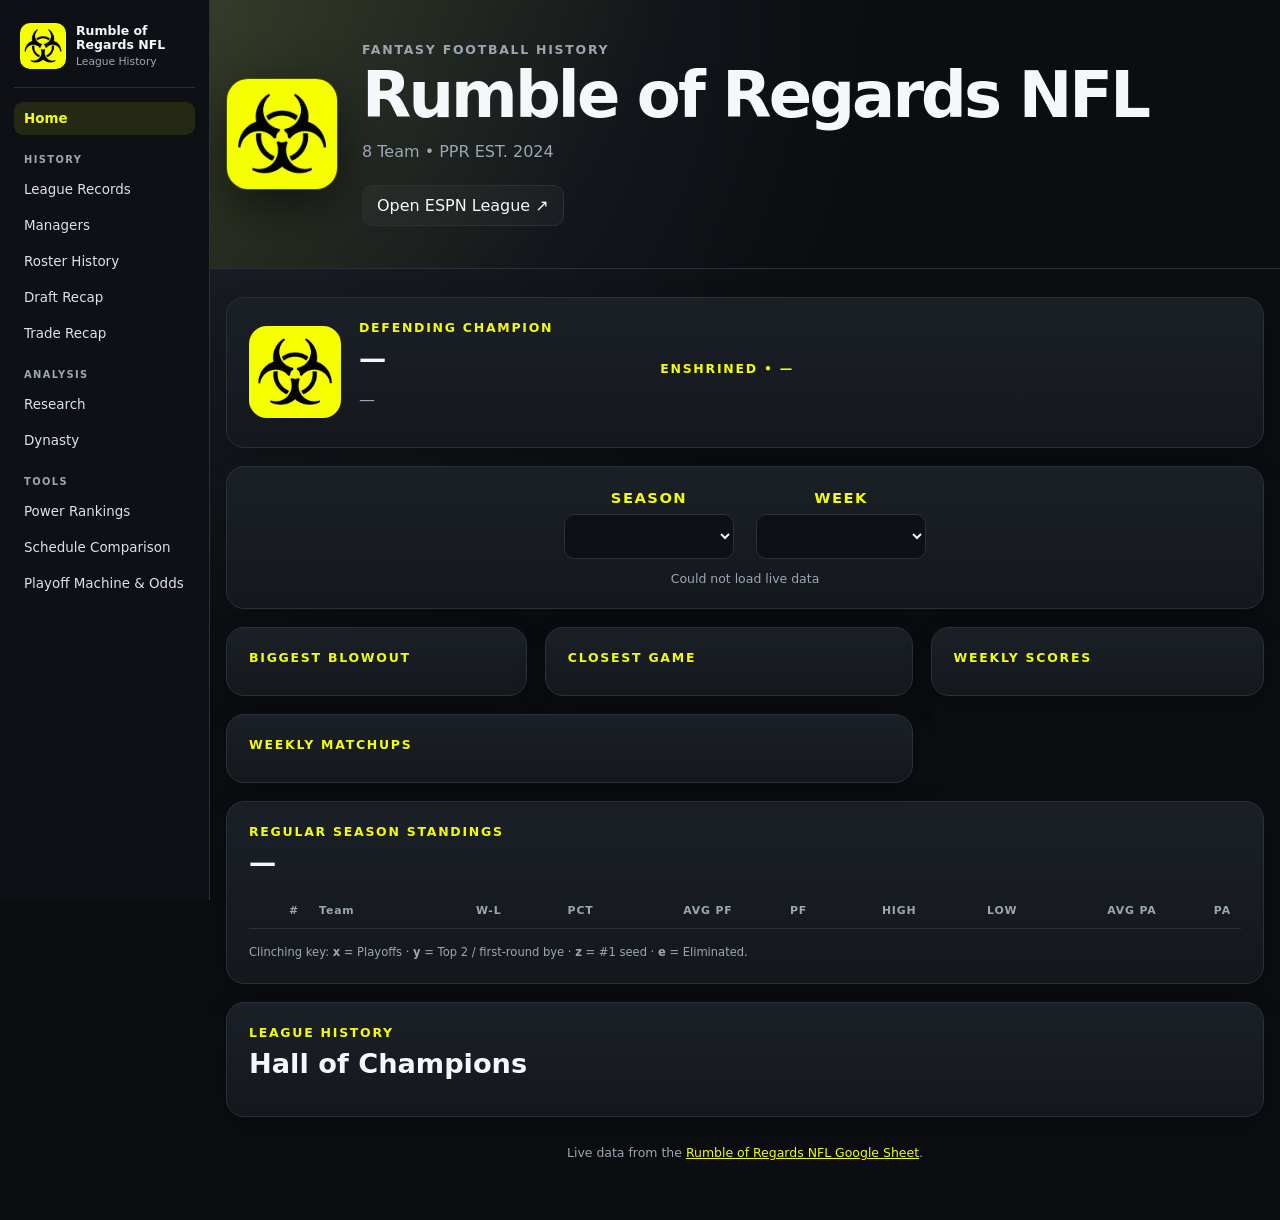
<file: index.html>
<!doctype html><html lang="en"><head><meta charset="utf-8"><meta name="viewport" content="width=device-width,initial-scale=1">
<title>Rumble of Regards NFL</title>

<meta property="og:type" content="website">
<meta property="og:site_name" content="Rumble of Regards NFL">
<meta property="og:title" content="Rumble of Regards NFL | League History">
<meta property="og:description" content="Explore league champions, records, manager stats, standings, and fantasy football playoff tools.">
<meta property="og:url" content="https://fantasy.chujay.com/">
<meta property="og:image" content="https://fantasy.chujay.com/preview.png">
<meta name="theme-color" content="#1e293b">
<meta name="twitter:card" content="summary_large_image">

<link rel="stylesheet" href="styles.css?v=20261110clinchlegend2">
</head><body data-page="home" data-root="">
<button class="nav-toggle" id="navToggle" aria-label="Open navigation">☰</button>
<aside class="sidebar" id="sidebar"><a class="side-brand" href="./"><img src="league-logo.png" alt="League logo"><span><strong>Rumble of Regards NFL</strong><small>League History</small></span></a><nav class="side-nav"><a class="active" href="./">Home</a><p>History</p><a href="records/">League Records</a><a href="managers/">Managers</a><a href="roster-history/">Roster History</a><a href="draft-recap/">Draft Recap</a><a href="trade-recap/">Trade Recap</a><p>Analysis</p><a href="research/">Research</a><a href="dynasty/">Dynasty</a><p>Tools</p><a href="power-rankings/">Power Rankings</a><a href="schedule-comparison/">Schedule Comparison</a><a href="playoff-machine/">Playoff Machine & Odds</a></nav></aside>
<div class="site-content">
<header class="hero"><div class="hero-inner"><img class="league-logo" src="league-logo.png" alt="League logo"><div><p class="eyebrow">FANTASY FOOTBALL HISTORY</p><h1 id="leagueName">Rumble of Regards NFL</h1><p id="leagueMeta">8 Team • PPR EST. 2024</p><a class="espn" href="https://fantasy.espn.com/football/league?leagueId=625734384" target="_blank" rel="noopener">Open ESPN League ↗</a></div></div></header>
<main class="shell">
<section class="champ card"><div class="champ-identity"><img id="champLogo" class="champ-logo" src="league-logo.png" alt="Champion logo"><div><p class="section-kicker">DEFENDING CHAMPION</p><h2 id="champTeam">—</h2><p id="champOwner" class="muted">—</p></div></div><div><p class="section-kicker">ENSHRINED • <span id="champYear">—</span></p><div id="enshrined" class="chips"></div></div></section>
<section class="controls card"><div class="selector-group"><label>SEASON<select id="yearSelect"></select></label><label>WEEK<select id="weekSelect"></select></label></div><div id="status" class="status">Loading live league data…</div></section>
<section id="weeklySection" class="weekly"><div class="weekly-left"><div class="weekly-records"><article class="matchup card blowout-card"><p class="section-kicker">BIGGEST BLOWOUT</p><div id="blowout"></div></article><article class="matchup card closest-card"><p class="section-kicker">CLOSEST GAME</p><div id="closest"></div></article></div><article id="weeklyMatchupsCard" class="card weekly-matchups-card"><p class="section-kicker">WEEKLY MATCHUPS</p><div id="weeklyMatchups" class="weekly-matchups"></div></article></div><article class="rankings card"><p class="section-kicker">WEEKLY SCORES</p><div id="scorers"></div></article></section>
<section class="card standings-card"><div class="section-head"><div><p class="section-kicker">REGULAR SEASON STANDINGS</p><h2 id="standingsTitle">—</h2></div></div><div class="table-wrap"><table><thead><tr><th>#</th><th>Team</th><th>W-L</th><th>PCT</th><th>AVG PF</th><th>PF</th><th>HIGH</th><th>LOW</th><th>AVG PA</th><th>PA</th></tr></thead><tbody id="standings"></tbody></table></div><p class="playoff-note muted clinch-key">Clinching key: <strong>x</strong> = Playoffs · <strong>y</strong> = Top 2 / first-round bye · <strong>z</strong> = #1 seed · <strong>e</strong> = Eliminated.</p></section>
<section class="card shrine-card"><div class="section-head"><div><p class="section-kicker">LEAGUE HISTORY</p><h2>Hall of Champions</h2></div></div><div id="shrine" class="shrine"></div></section>
<footer>Live data from the <a href="https://docs.google.com/spreadsheets/d/e/2PACX-1vQHXrlutk_HgerfirsdUdHee4iSlWc9iG8PuyQx7CvtLcKI5knCtkG09WXN5C--NkTXt9Rr7ULzX_2f/pubhtml" target="_blank" rel="noopener noreferrer">Rumble of Regards NFL Google Sheet</a>.</footer></main></div><script src="app.js?v=20261118exactscenarios1"></script></body></html>
</file>
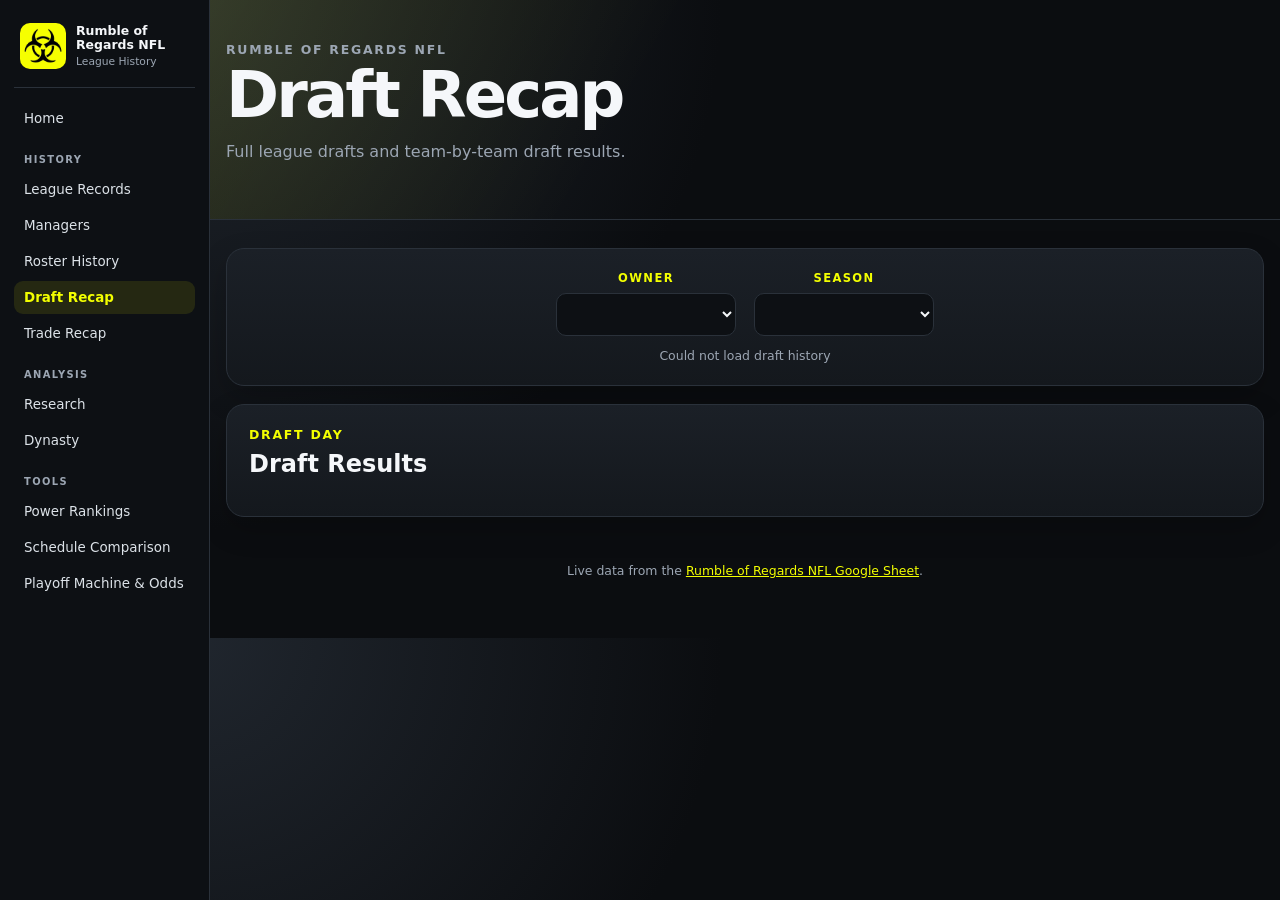
<file: draft-recap/index.html>
<!doctype html><html lang="en"><head><meta charset="utf-8"><meta name="viewport" content="width=device-width,initial-scale=1"><title>Draft Recap • Rumble of Regards NFL</title><link rel="stylesheet" href="../styles.css?v=20260920e"></head><body data-page="draft-recap" data-root="../">
<button class="nav-toggle" id="navToggle" aria-label="Open navigation">☰</button>
<aside class="sidebar" id="sidebar"><a class="side-brand" href="../"><img src="../league-logo.png" alt="League logo"><span><strong>Rumble of Regards NFL</strong><small>League History</small></span></a><nav class="side-nav"><a href="../">Home</a><p>History</p><a href="../records/">League Records</a><a href="../managers/">Managers</a><a href="../roster-history/">Roster History</a><a class="active" href="./">Draft Recap</a><a href="../trade-recap/">Trade Recap</a><p>Analysis</p><a href="../research/">Research</a><a href="../dynasty/">Dynasty</a><p>Tools</p><a href="../power-rankings/">Power Rankings</a><a href="../schedule-comparison/">Schedule Comparison</a><a href="../playoff-machine/">Playoff Machine & Odds</a></nav></aside>
<div class="site-content"><header class="records-hero"><div class="hero-inner"><div><p class="eyebrow">RUMBLE OF REGARDS NFL</p><h1>Draft Recap</h1><p>Full league drafts and team-by-team draft results.</p></div></div></header>
<main class="shell roster-history-shell"><section class="card history-controls"><div class="history-selectors draft-selectors"><label>OWNER<select id="draftOwner"></select></label><label>SEASON<select id="draftYear"></select></label></div><div id="status" class="status">Loading draft history…</div></section><section class="card"><p class="section-kicker">DRAFT DAY</p><h2 id="draftTitle">Draft Results</h2><div id="draftHistory"></div></section><footer>Live data from the <a href="https://docs.google.com/spreadsheets/d/e/2PACX-1vQHXrlutk_HgerfirsdUdHee4iSlWc9iG8PuyQx7CvtLcKI5knCtkG09WXN5C--NkTXt9Rr7ULzX_2f/pubhtml" target="_blank" rel="noopener noreferrer">Rumble of Regards NFL Google Sheet</a>.</footer></main></div><script src="../app.js?v=20260920e"></script></body></html>
</file>
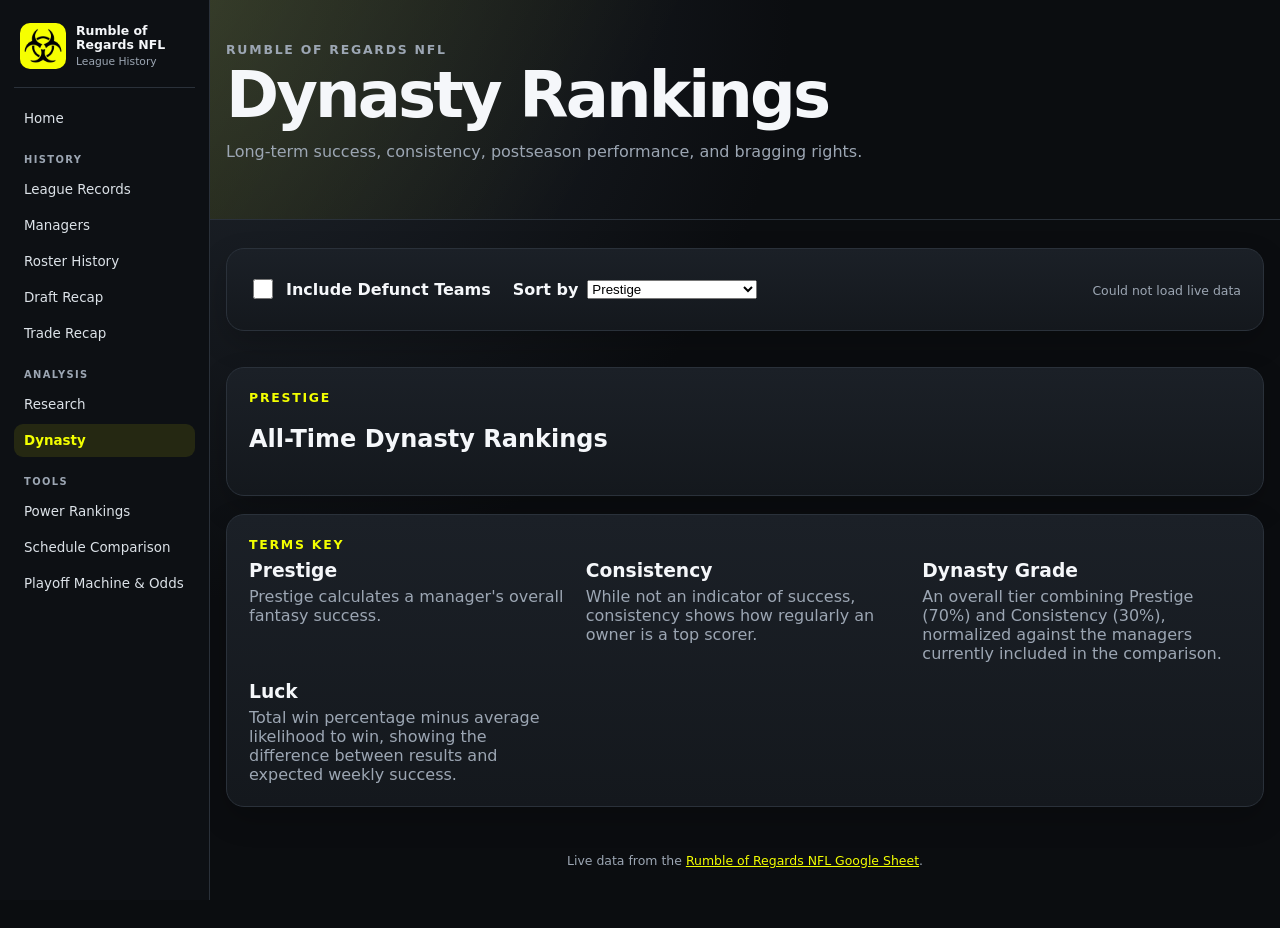
<file: dynasty/index.html>
<!doctype html><html lang="en"><head><meta charset="utf-8"><meta name="viewport" content="width=device-width,initial-scale=1"><title>Dynasty • Rumble of Regards NFL</title><link rel="stylesheet" href="../styles.css?v=20260920e"></head><body data-page="dynasty" data-root="../">
<button class="nav-toggle" id="navToggle" aria-label="Open navigation">☰</button><aside class="sidebar" id="sidebar"><a class="side-brand" href="../"><img src="../league-logo.png" alt="League logo"><span><strong>Rumble of Regards NFL</strong><small>League History</small></span></a><nav class="side-nav"><a href="../">Home</a><p>History</p><a href="../records/">League Records</a><a href="../managers/">Managers</a><a href="../roster-history/">Roster History</a><a href="../draft-recap/">Draft Recap</a><a href="../trade-recap/">Trade Recap</a><p>Analysis</p><a href="../research/">Research</a><a class="active" href="./">Dynasty</a><p>Tools</p><a href="../power-rankings/">Power Rankings</a><a href="../schedule-comparison/">Schedule Comparison</a><a href="../playoff-machine/">Playoff Machine & Odds</a></nav></aside>
<div class="site-content"><header class="records-hero"><div class="hero-inner"><div><p class="eyebrow">RUMBLE OF REGARDS NFL</p><h1>Dynasty Rankings</h1><p>Long-term success, consistency, postseason performance, and bragging rights.</p></div></div></header><main class="shell research-shell">
<section class="card dynasty-controls"><div class="dynasty-control-group"><label class="dynasty-check"><input type="checkbox" id="includeDefunct"> <span>Include Defunct Teams</span></label><label class="dynasty-sort-label">Sort by <select id="dynastySort"><option value="prestige">Prestige</option><option value="consistency">Consistency Score</option></select></label></div><div><div id="status" class="status">Loading dynasty data…</div><p id="dynastyCount" class="research-range"></p></div></section>
<section><div id="dynastyPodium" class="dynasty-podium-grid"></div></section>
<section class="card"><p class="section-kicker">PRESTIGE</p><h2>All-Time Dynasty Rankings</h2><div class="table-wrap dynasty-table-wrap"><table class="manager-table research-table" id="dynastyTable"></table></div></section>
<section class="card"><p class="section-kicker">TERMS KEY</p><div class="dynasty-key"><div><h3>Prestige</h3><p>Prestige calculates a manager's overall fantasy success.</p></div><div><h3>Consistency</h3><p>While not an indicator of success, consistency shows how regularly an owner is a top scorer.</p></div><div><h3>Dynasty Grade</h3><p>An overall tier combining Prestige (70%) and Consistency (30%), normalized against the managers currently included in the comparison.</p></div><div><h3>Luck</h3><p>Total win percentage minus average likelihood to win, showing the difference between results and expected weekly success.</p></div></div></section><footer>Live data from the <a href="https://docs.google.com/spreadsheets/d/e/2PACX-1vQHXrlutk_HgerfirsdUdHee4iSlWc9iG8PuyQx7CvtLcKI5knCtkG09WXN5C--NkTXt9Rr7ULzX_2f/pubhtml" target="_blank" rel="noopener noreferrer">Rumble of Regards NFL Google Sheet</a>.</footer></main></div><script src="../app.js?v=20260920e"></script></body></html>
</file>
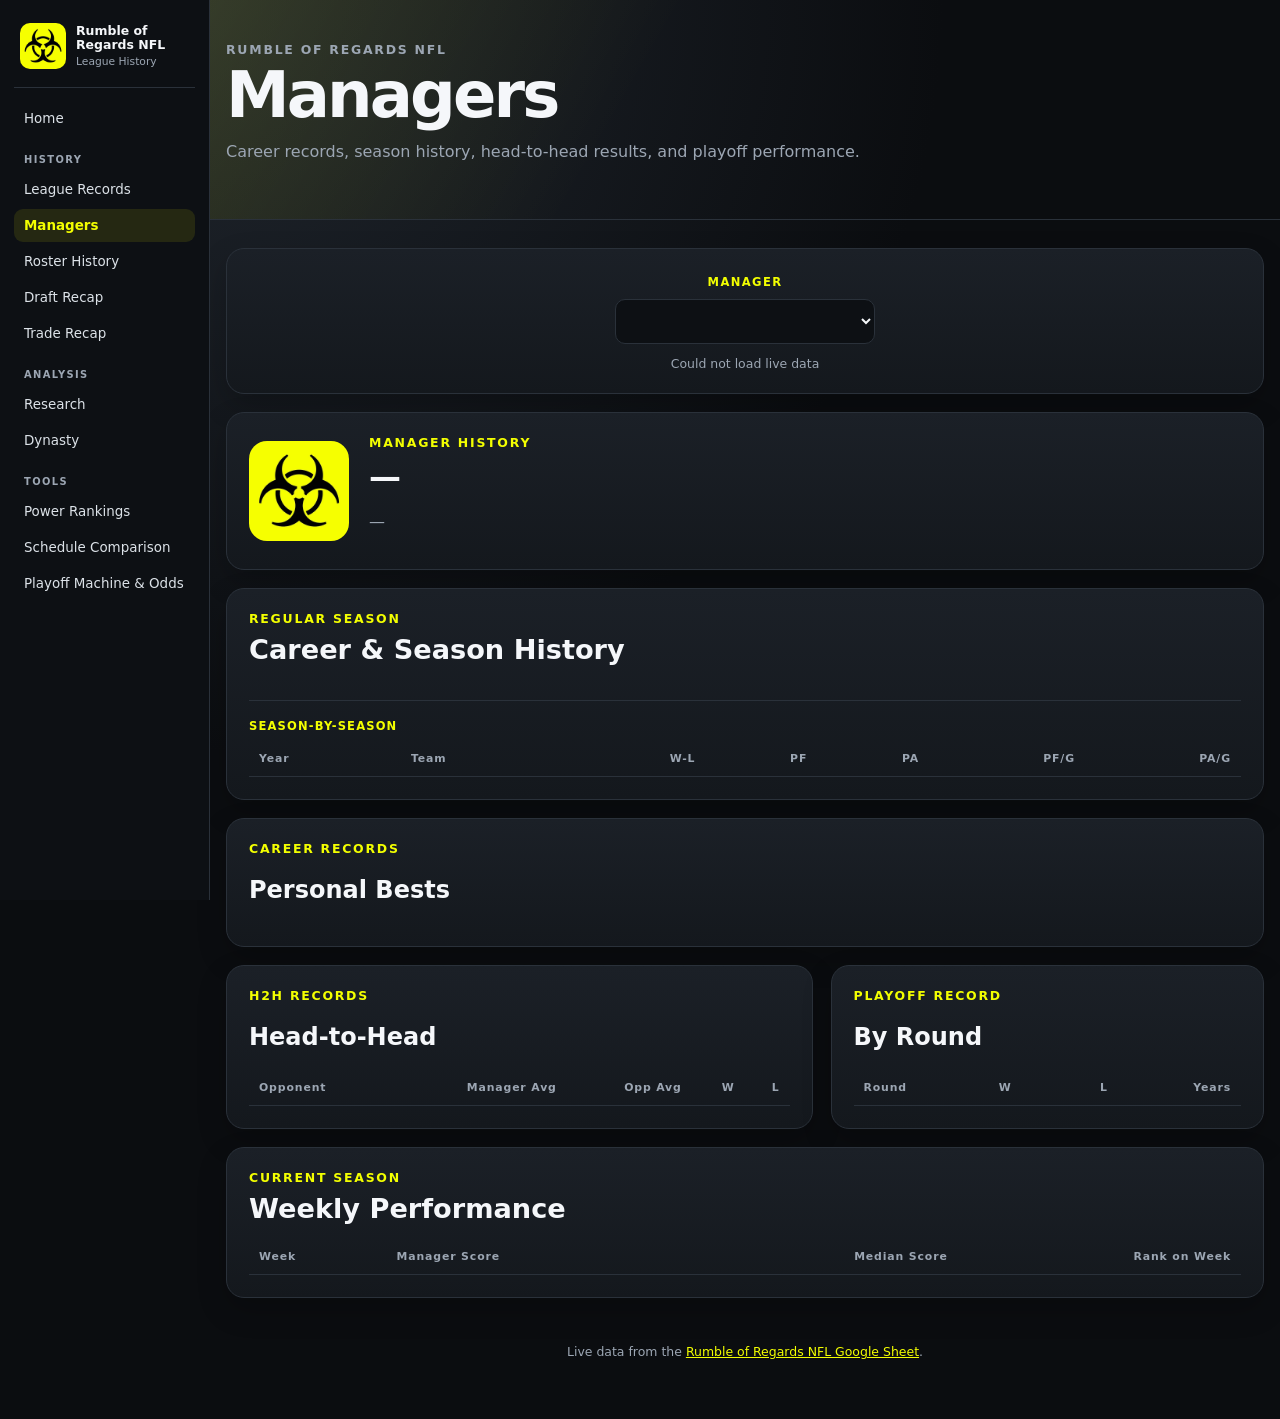
<file: managers/index.html>
<!doctype html><html lang="en"><head><meta charset="utf-8"><meta name="viewport" content="width=device-width,initial-scale=1"><title>Managers • Rumble of Regards NFL</title><link rel="stylesheet" href="../styles.css?v=20260920e"></head><body data-page="managers" data-root="../">
<button class="nav-toggle" id="navToggle" aria-label="Open navigation">☰</button>
<aside class="sidebar" id="sidebar"><a class="side-brand" href="../"><img src="../league-logo.png" alt="League logo"><span><strong>Rumble of Regards NFL</strong><small>League History</small></span></a><nav class="side-nav"><a href="../">Home</a><p>History</p><a href="../records/">League Records</a><a class="active" href="./">Managers</a><a href="../roster-history/">Roster History</a><a href="../draft-recap/">Draft Recap</a><a href="../trade-recap/">Trade Recap</a><p>Analysis</p><a href="../research/">Research</a><a href="../dynasty/">Dynasty</a><p>Tools</p><a href="../power-rankings/">Power Rankings</a><a href="../schedule-comparison/">Schedule Comparison</a><a href="../playoff-machine/">Playoff Machine & Odds</a></nav></aside>
<div class="site-content"><header class="records-hero"><div class="hero-inner"><div><p class="eyebrow">RUMBLE OF REGARDS NFL</p><h1>Managers</h1><p>Career records, season history, head-to-head results, and playoff performance.</p></div></div></header>
<main class="shell managers-shell"><section class="card manager-picker"><label>MANAGER<select id="managerSelect"></select></label><div id="status" class="status">Loading manager history…</div></section>
<section class="card manager-profile"><img id="managerLogo" class="manager-logo" src="../league-logo.png" alt=""><div><p class="section-kicker">MANAGER HISTORY</p><h2 id="managerName">—</h2><p id="managerTeam" class="muted">—</p></div></section>
<section class="card"><div class="section-head"><div><p class="section-kicker">REGULAR SEASON</p><h2>Career & Season History</h2></div></div><div id="careerRegular" class="career-stat-grid"></div><div class="subsection-title">Season-by-Season</div><div class="table-wrap"><table class="manager-table"><thead><tr><th>Year</th><th>Team</th><th>W-L</th><th>PF</th><th>PA</th><th>PF/G</th><th>PA/G</th></tr></thead><tbody id="seasonHistory"></tbody></table></div></section>
<section class="card"><p class="section-kicker">CAREER RECORDS</p><h2>Personal Bests</h2><div id="careerRecords" class="career-stat-grid career-record-grid"></div></section>
<section class="manager-two-col"><article class="card"><p class="section-kicker">H2H RECORDS</p><h2>Head-to-Head</h2><div class="table-wrap"><table class="manager-table h2h-table"><thead><tr><th>Opponent</th><th>Manager Avg</th><th>Opp Avg</th><th>W</th><th>L</th></tr></thead><tbody id="h2h"></tbody></table></div></article><article class="card"><p class="section-kicker">PLAYOFF RECORD</p><h2>By Round</h2><div class="table-wrap"><table class="manager-table playoff-table"><thead><tr><th>Round</th><th>W</th><th>L</th><th>Years</th></tr></thead><tbody id="playoffs"></tbody></table></div></article></section>
<section class="card"><div class="section-head"><div><p class="section-kicker">CURRENT SEASON</p><h2 id="currentSeasonTitle">Weekly Performance</h2></div></div><div class="table-wrap"><table class="manager-table"><thead><tr><th>Week</th><th>Manager Score</th><th>Median Score</th><th>Rank on Week</th></tr></thead><tbody id="currentSeason"></tbody></table></div></section>
<footer>Live data from the <a href="https://docs.google.com/spreadsheets/d/e/2PACX-1vQHXrlutk_HgerfirsdUdHee4iSlWc9iG8PuyQx7CvtLcKI5knCtkG09WXN5C--NkTXt9Rr7ULzX_2f/pubhtml" target="_blank" rel="noopener noreferrer">Rumble of Regards NFL Google Sheet</a>.</footer></main></div><script src="../app.js?v=20260920e"></script></body></html>
</file>
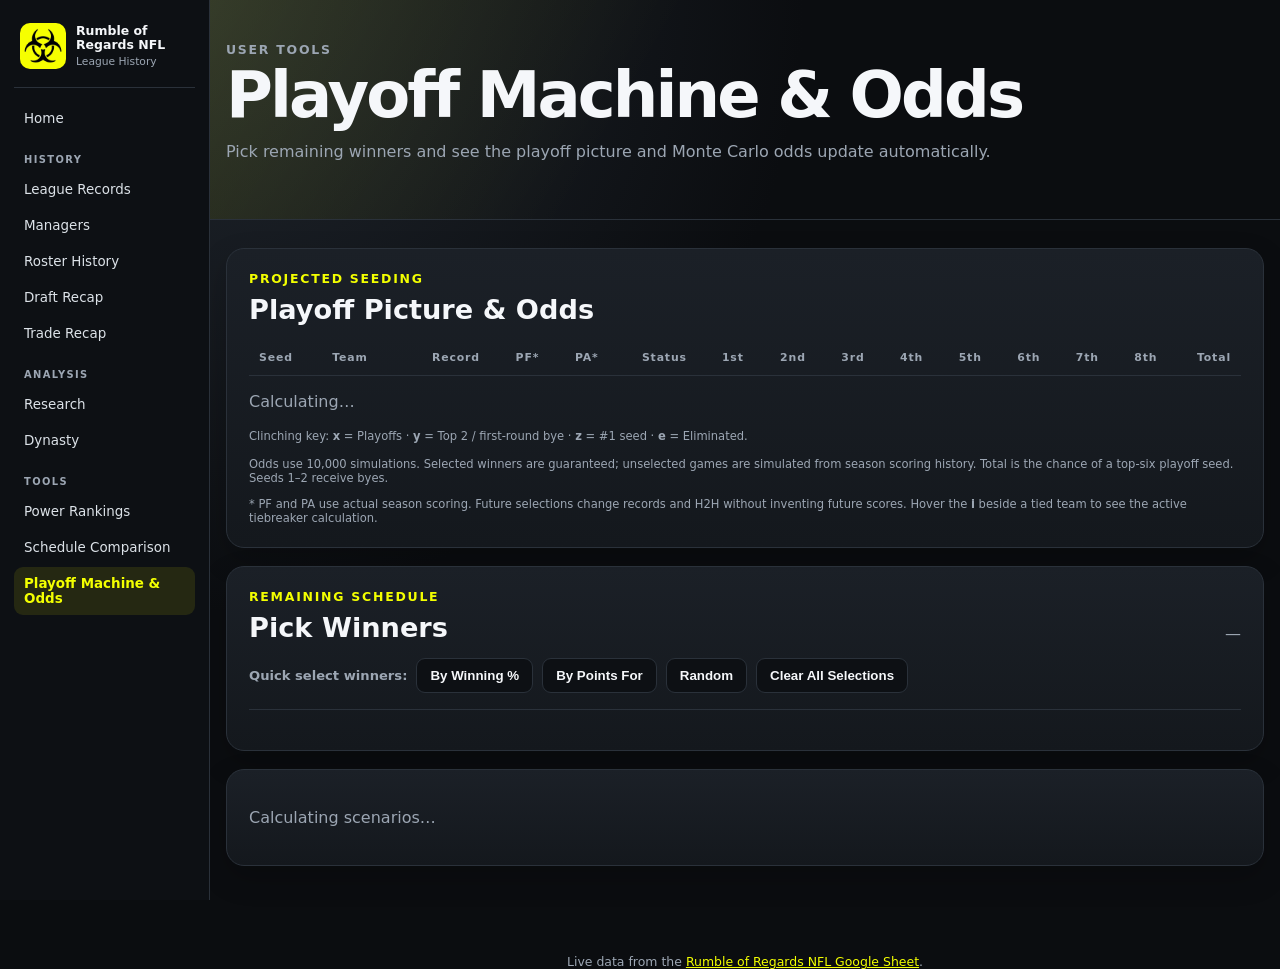
<file: playoff-machine/index.html>
<!doctype html><html lang="en"><head><meta charset="utf-8"><meta name="viewport" content="width=device-width,initial-scale=1"><title>Playoff Machine & Odds | Rumble of Regards NFL</title><link rel="stylesheet" href="../styles.css?v=20261118teamdropdownmobile2"></head><body data-page="playoff-machine" data-root="../"><button class="nav-toggle" id="navToggle">☰</button><aside class="sidebar" id="sidebar"><a class="side-brand" href="../"><img src="../league-logo.png" alt="League logo"><span><strong>Rumble of Regards NFL</strong><small>League History</small></span></a><nav class="side-nav"><a href="../">Home</a><p>History</p><a href="../records/">League Records</a><a href="../managers/">Managers</a><a href="../roster-history/">Roster History</a><a href="../draft-recap/">Draft Recap</a><a href="../trade-recap/">Trade Recap</a><p>Analysis</p><a href="../research/">Research</a><a href="../dynasty/">Dynasty</a><p>Tools</p><a href="../power-rankings/">Power Rankings</a><a href="../schedule-comparison/">Schedule Comparison</a><a class="active" href="./">Playoff Machine & Odds</a></nav></aside><div class="site-content"><header class="records-hero"><div class="hero-inner"><div><p class="eyebrow">USER TOOLS</p><h1>Playoff Machine & Odds</h1><p>Pick remaining winners and see the playoff picture and Monte Carlo odds update automatically.</p></div></div></header><main class="shell playoff-shell playoff-machine-main"><section class="card"><div class="section-head"><div><p class="section-kicker">PROJECTED SEEDING</p><h2>Playoff Picture & Odds</h2></div></div><div class="table-wrap"><table class="playoff-table"><thead><tr><th>Seed</th><th>Team</th><th>Record</th><th>PF*</th><th>PA*</th><th>Status</th><th class="odds-bye">1st</th><th class="odds-bye">2nd</th><th>3rd</th><th>4th</th><th>5th</th><th>6th</th><th class="odds-out">7th</th><th class="odds-out">8th</th><th>Total</th></tr></thead><tbody id="playoffStandings"></tbody></table></div><p id="oddsStatus" class="muted" aria-live="polite">Calculating…</p><p class="playoff-note muted clinch-key">Clinching key: <strong>x</strong> = Playoffs · <strong>y</strong> = Top 2 / first-round bye · <strong>z</strong> = #1 seed · <strong>e</strong> = Eliminated.</p><p class="playoff-note muted">Odds use 10,000 simulations. Selected winners are guaranteed; unselected games are simulated from season scoring history. Total is the chance of a top-six playoff seed. Seeds 1–2 receive byes.</p><p class="playoff-note muted">* PF and PA use actual season scoring. Future selections change records and H2H without inventing future scores. Hover the <strong>i</strong> beside a tied team to see the active tiebreaker calculation.</p></section><section class="card playoff-schedule-card"><div class="section-head"><div><p class="section-kicker">REMAINING SCHEDULE</p><h2>Pick Winners</h2></div><p id="playoffProgress" class="muted playoff-progress">—</p></div><div class="playoff-quick"><span>Quick select winners:</span><button id="playoffQuickWin">By Winning %</button><button id="playoffQuickPF">By Points For</button><button id="playoffQuickRandom">Random</button><button id="playoffReset">Clear All Selections</button></div><div id="playoffWeekTabs" class="playoff-week-tabs"></div><div id="playoffGames"></div></section><section class="card playoff-scenarios-card"><div id="playoffScenarios"><p class="muted">Calculating scenarios…</p></div></section></main><footer>Live data from the <a href="https://docs.google.com/spreadsheets/d/e/2PACX-1vQHXrlutk_HgerfirsdUdHee4iSlWc9iG8PuyQx7CvtLcKI5knCtkG09WXN5C--NkTXt9Rr7ULzX_2f/pubhtml" target="_blank" rel="noopener noreferrer">Rumble of Regards NFL Google Sheet</a>.</footer></div><script src="../app.js?v=20261118teamdropdownmobile2"></script></body></html>
</file>
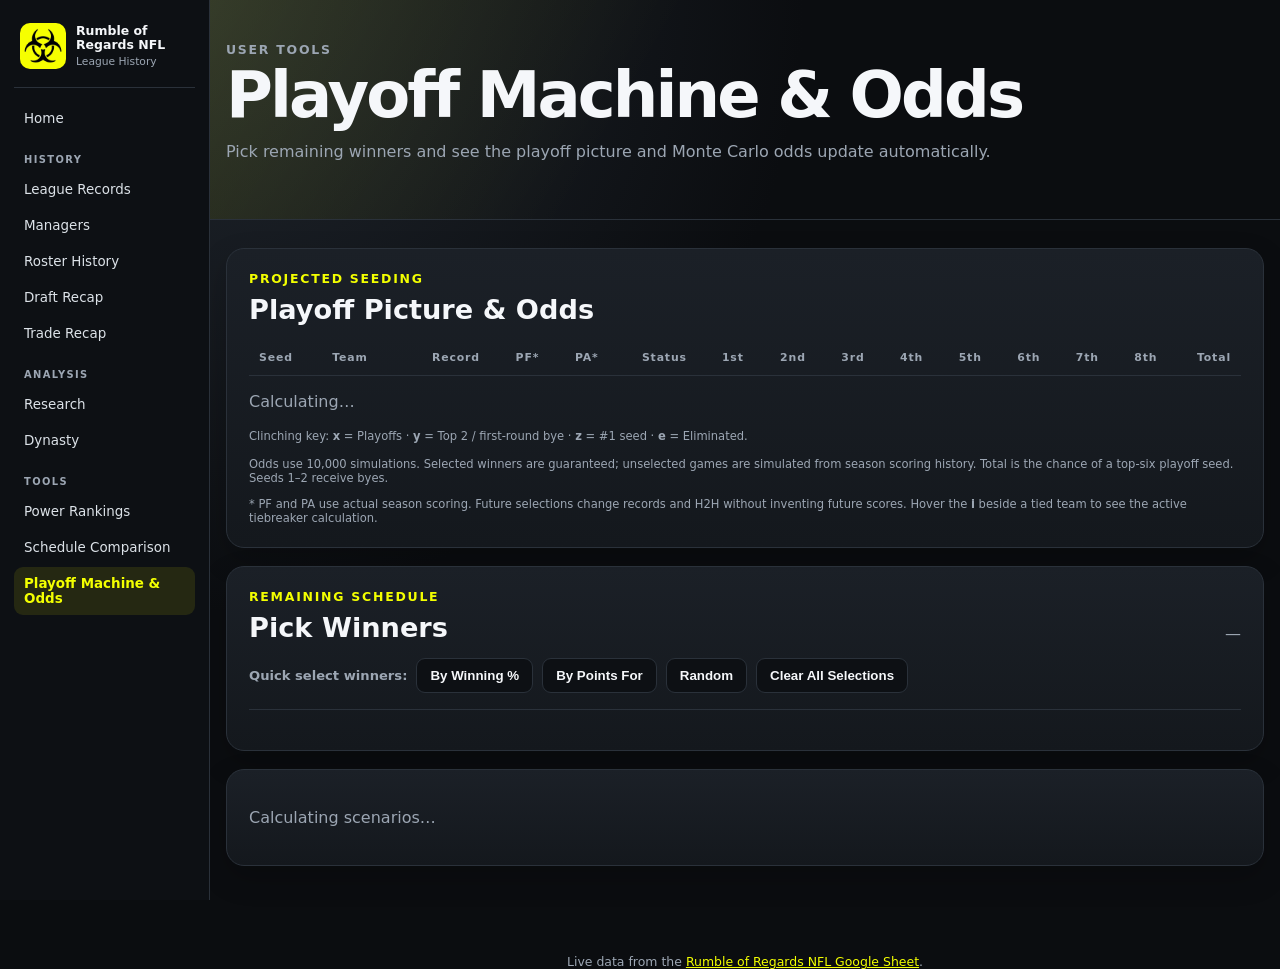
<file: playoff-odds/index.html>
<!doctype html><html lang="en"><head><meta charset="utf-8"><meta http-equiv="refresh" content="0;url=../playoff-machine/"><title>Playoff Machine & Odds</title><script>location.replace("../playoff-machine/")</script></head><body><a href="../playoff-machine/">Playoff Machine & Odds</a></body></html>
</file>
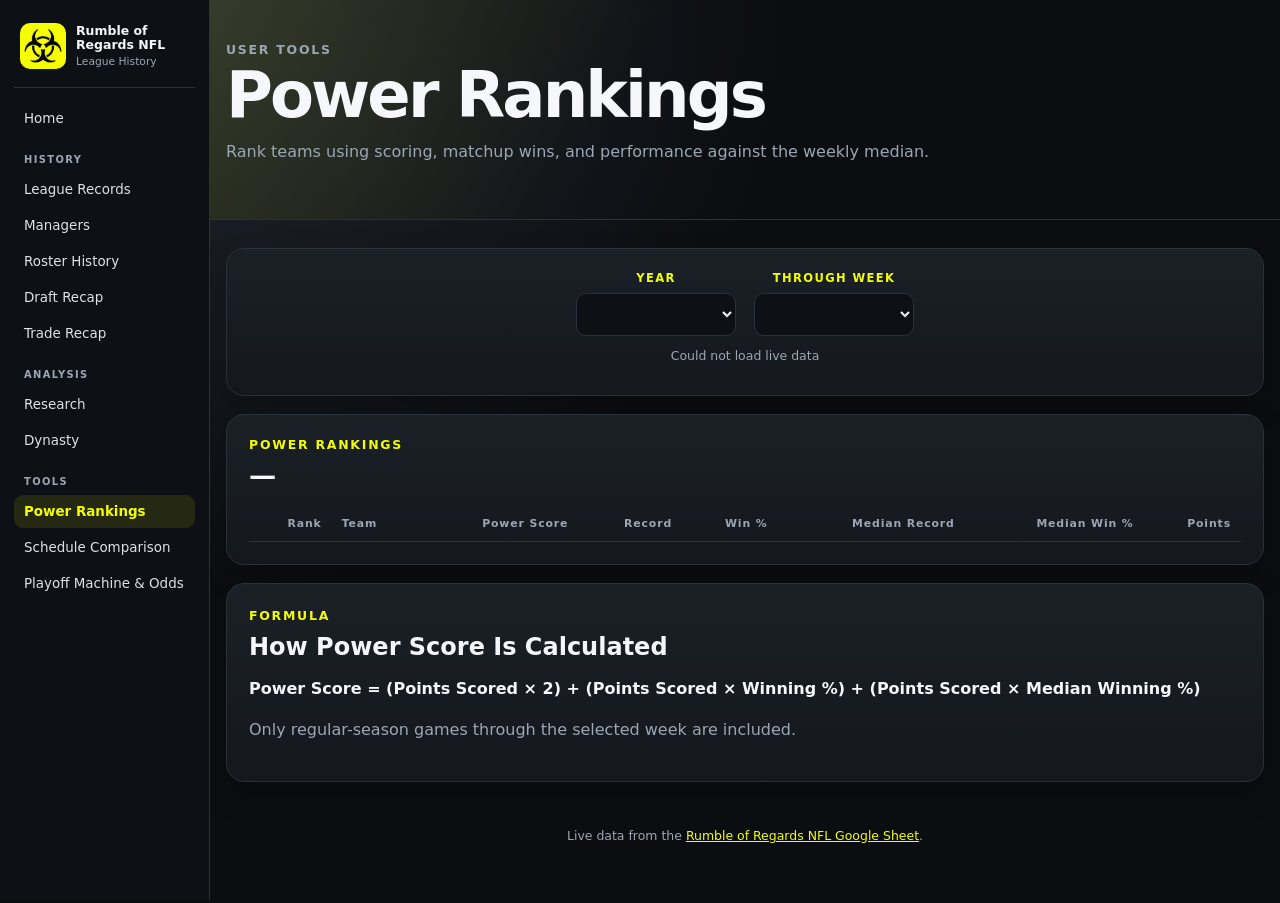
<file: power-rankings/index.html>
<!doctype html><html lang="en"><head><meta charset="utf-8"><meta name="viewport" content="width=device-width,initial-scale=1"><title>Power Rankings • Rumble of Regards NFL</title><link rel="stylesheet" href="../styles.css?v=20260920e"></head><body data-page="power-rankings" data-root="../">
<button class="nav-toggle" id="navToggle" aria-label="Open navigation">☰</button>
<aside class="sidebar" id="sidebar"><a class="side-brand" href="../"><img src="../league-logo.png" alt="League logo"><span><strong>Rumble of Regards NFL</strong><small>League History</small></span></a><nav class="side-nav"><a href="../">Home</a><p>History</p><a href="../records/">League Records</a><a href="../managers/">Managers</a><a href="../roster-history/">Roster History</a><a href="../draft-recap/">Draft Recap</a><a href="../trade-recap/">Trade Recap</a><p>Analysis</p><a href="../research/">Research</a><a href="../dynasty/">Dynasty</a><p>Tools</p><a class="active" href="./">Power Rankings</a><a href="../schedule-comparison/">Schedule Comparison</a><a href="../playoff-machine/">Playoff Machine & Odds</a></nav></aside>
<div class="site-content"><header class="records-hero"><div class="hero-inner"><div><p class="eyebrow">USER TOOLS</p><h1>Power Rankings</h1><p>Rank teams using scoring, matchup wins, and performance against the weekly median.</p></div></div></header>
<main class="shell power-shell"><section class="card power-controls"><div class="power-selectors"><label>YEAR<select id="powerYear"></select></label><label>THROUGH WEEK<select id="powerWeek"></select></label></div><div id="status" class="status">Loading power rankings…</div><p id="powerRange" class="research-range"></p></section>
<section class="card"><div class="section-head"><div><p class="section-kicker">POWER RANKINGS</p><h2 id="powerTitle">—</h2></div></div><div class="table-wrap power-table-wrap"><table class="manager-table power-table"><thead><tr><th>Rank</th><th>Team</th><th>Power Score</th><th>Record</th><th>Win %</th><th>Median Record</th><th>Median Win %</th><th>Points</th></tr></thead><tbody id="powerRankings"></tbody></table></div></section>
<section class="card power-formula"><p class="section-kicker">FORMULA</p><h2>How Power Score Is Calculated</h2><p><strong>Power Score = (Points Scored × 2) + (Points Scored × Winning %) + (Points Scored × Median Winning %)</strong></p><p class="muted">Only regular-season games through the selected week are included.</p></section>
<footer>Live data from the <a href="https://docs.google.com/spreadsheets/d/e/2PACX-1vQHXrlutk_HgerfirsdUdHee4iSlWc9iG8PuyQx7CvtLcKI5knCtkG09WXN5C--NkTXt9Rr7ULzX_2f/pubhtml" target="_blank" rel="noopener noreferrer">Rumble of Regards NFL Google Sheet</a>.</footer></main></div><script src="../app.js?v=20260920e"></script></body></html>
</file>
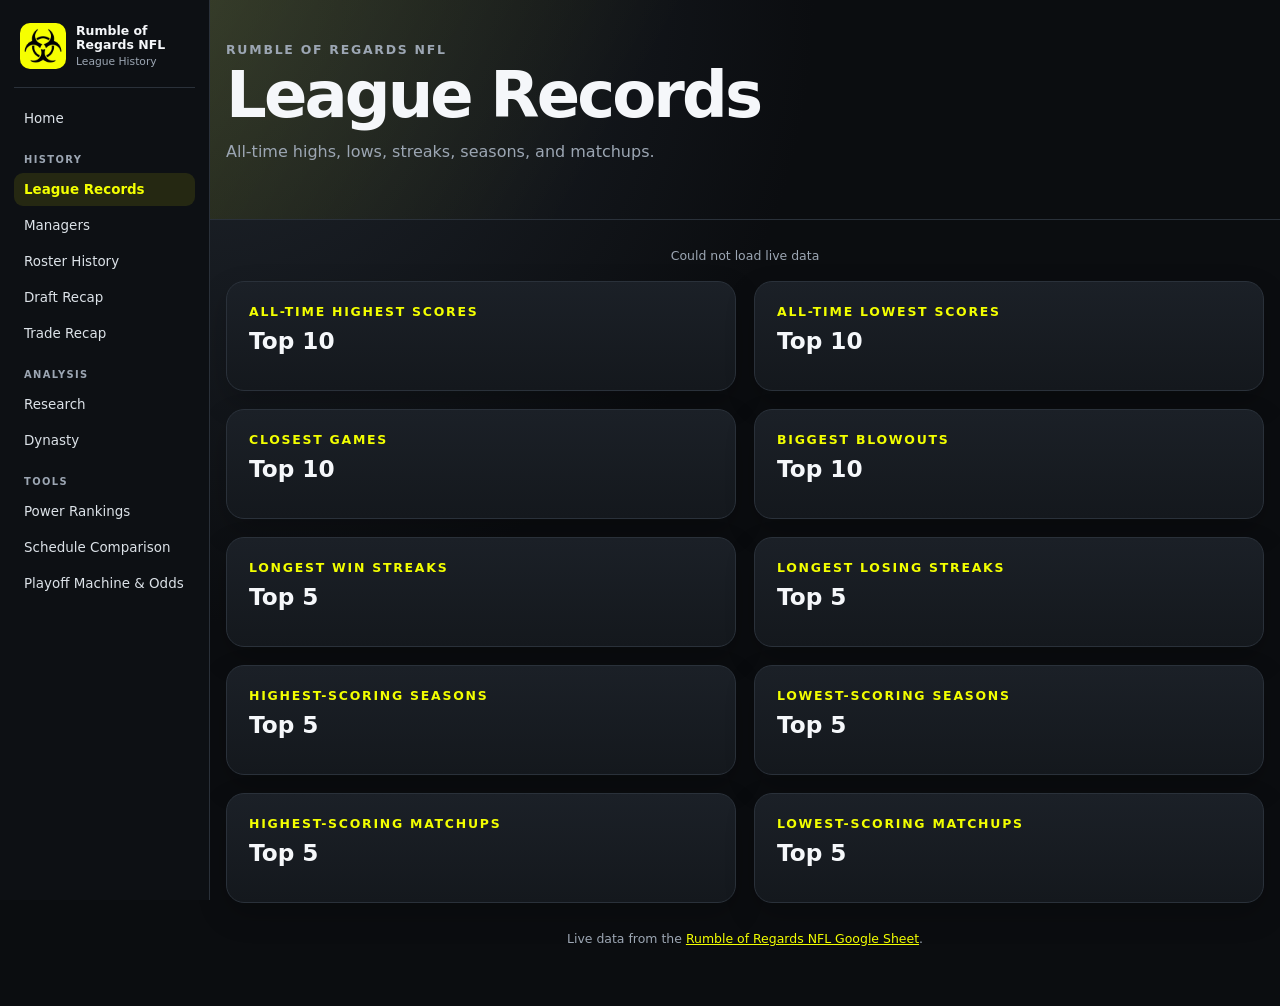
<file: records/index.html>
<!doctype html><html lang="en"><head><meta charset="utf-8"><meta name="viewport" content="width=device-width,initial-scale=1"><title>Records • Rumble of Regards NFL</title><link rel="stylesheet" href="../styles.css?v=20260920e"></head><body data-page="records" data-root="../">
<button class="nav-toggle" id="navToggle" aria-label="Open navigation">☰</button>
<aside class="sidebar" id="sidebar"><a class="side-brand" href="../"><img src="../league-logo.png" alt="League logo"><span><strong>Rumble of Regards NFL</strong><small>League History</small></span></a><nav class="side-nav"><a href="../">Home</a><p>History</p><a class="active" href="./">League Records</a><a href="../managers/">Managers</a><a href="../roster-history/">Roster History</a><a href="../draft-recap/">Draft Recap</a><a href="../trade-recap/">Trade Recap</a><p>Analysis</p><a href="../research/">Research</a><a href="../dynasty/">Dynasty</a><p>Tools</p><a href="../power-rankings/">Power Rankings</a><a href="../schedule-comparison/">Schedule Comparison</a><a href="../playoff-machine/">Playoff Machine & Odds</a></nav></aside>
<div class="site-content"><header class="records-hero"><div class="hero-inner"><div><p class="eyebrow">RUMBLE OF REGARDS NFL</p><h1>League Records</h1><p>All-time highs, lows, streaks, seasons, and matchups.</p></div></div></header>
<main class="shell records-shell"><div id="status" class="status records-status">Loading live league records…</div>
<section class="record-grid"><article class="card record-card"><p class="section-kicker">ALL-TIME HIGHEST SCORES</p><h2>Top 10</h2><div id="highestScores" class="record-list"></div></article><article class="card record-card"><p class="section-kicker">ALL-TIME LOWEST SCORES</p><h2>Top 10</h2><div id="lowestScores" class="record-list"></div></article></section>
<section class="record-grid"><article class="card record-card"><p class="section-kicker">CLOSEST GAMES</p><h2>Top 10</h2><div id="closestGames" class="record-matchups"></div></article><article class="card record-card"><p class="section-kicker">BIGGEST BLOWOUTS</p><h2>Top 10</h2><div id="biggestBlowouts" class="record-matchups"></div></article></section>
<section class="record-grid"><article class="card record-card"><p class="section-kicker">LONGEST WIN STREAKS</p><h2>Top 5</h2><div id="winStreaks" class="record-list"></div></article><article class="card record-card"><p class="section-kicker">LONGEST LOSING STREAKS</p><h2>Top 5</h2><div id="lossStreaks" class="record-list"></div></article></section>
<section class="record-grid"><article class="card record-card"><p class="section-kicker">HIGHEST-SCORING SEASONS</p><h2>Top 5</h2><div id="highSeasons" class="record-list"></div></article><article class="card record-card"><p class="section-kicker">LOWEST-SCORING SEASONS</p><h2>Top 5</h2><div id="lowSeasons" class="record-list"></div></article></section>
<section class="record-grid"><article class="card record-card"><p class="section-kicker">HIGHEST-SCORING MATCHUPS</p><h2>Top 5</h2><div id="highMatchups" class="record-matchups"></div></article><article class="card record-card"><p class="section-kicker">LOWEST-SCORING MATCHUPS</p><h2>Top 5</h2><div id="lowMatchups" class="record-matchups"></div></article></section>
<footer>Live data from the <a href="https://docs.google.com/spreadsheets/d/e/2PACX-1vQHXrlutk_HgerfirsdUdHee4iSlWc9iG8PuyQx7CvtLcKI5knCtkG09WXN5C--NkTXt9Rr7ULzX_2f/pubhtml" target="_blank" rel="noopener noreferrer">Rumble of Regards NFL Google Sheet</a>.</footer></main></div><script src="../app.js?v=20261123streak-order1"></script></body></html>
</file>
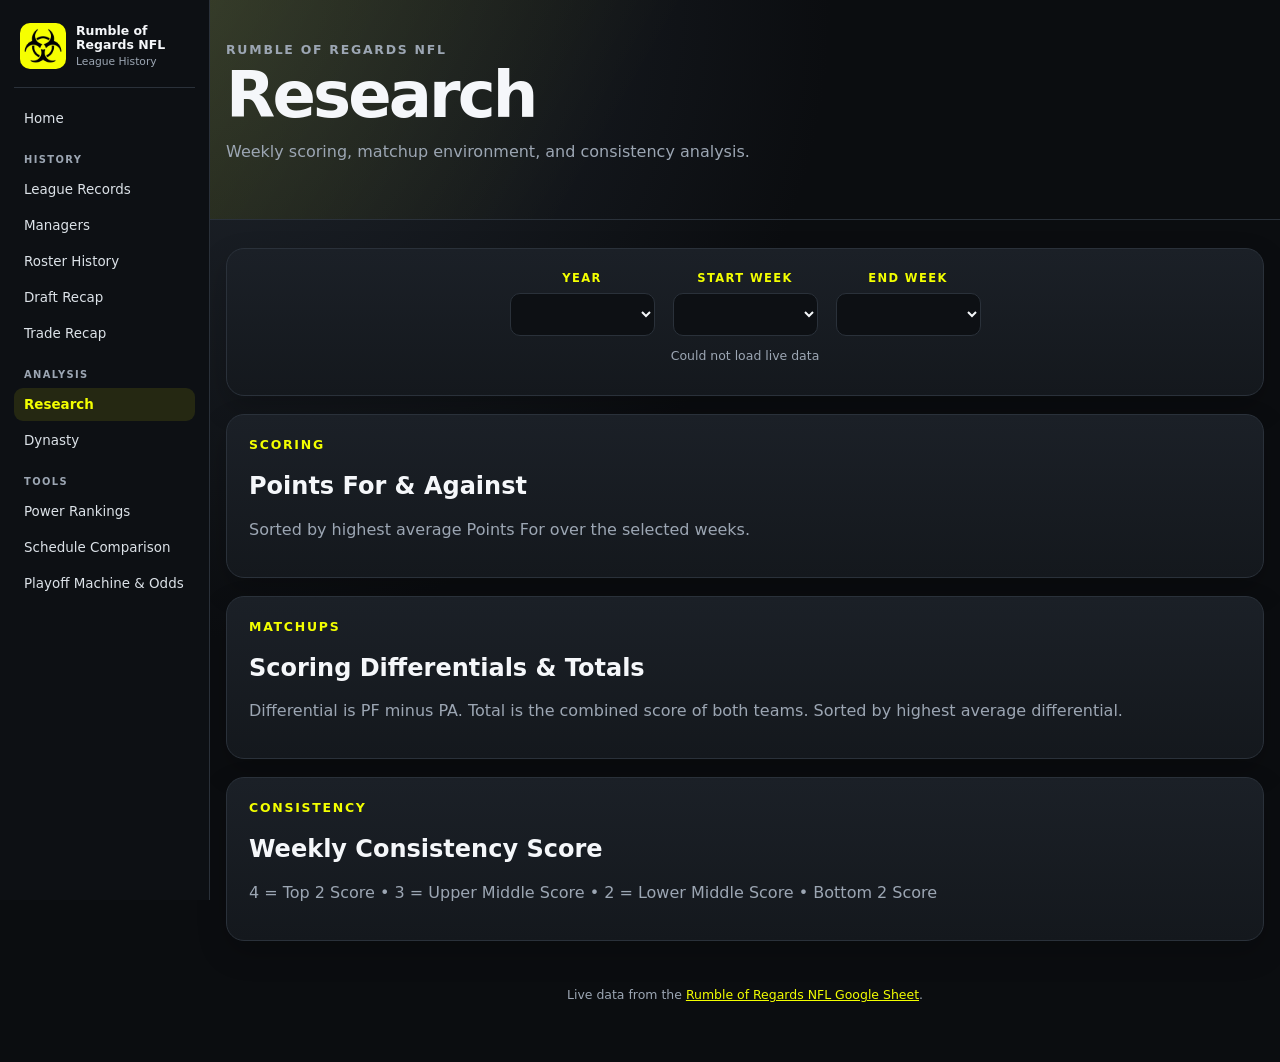
<file: research/index.html>
<!doctype html><html lang="en"><head><meta charset="utf-8"><meta name="viewport" content="width=device-width,initial-scale=1"><title>Research • Rumble of Regards NFL</title><link rel="stylesheet" href="../styles.css?v=20260920e"></head><body data-page="research" data-root="../">
<button class="nav-toggle" id="navToggle" aria-label="Open navigation">☰</button>
<aside class="sidebar" id="sidebar"><a class="side-brand" href="../"><img src="../league-logo.png" alt="League logo"><span><strong>Rumble of Regards NFL</strong><small>League History</small></span></a><nav class="side-nav"><a href="../">Home</a><p>History</p><a href="../records/">League Records</a><a href="../managers/">Managers</a><a href="../roster-history/">Roster History</a><a href="../draft-recap/">Draft Recap</a><a href="../trade-recap/">Trade Recap</a><p>Analysis</p><a class="active" href="./">Research</a><a href="../dynasty/">Dynasty</a><p>Tools</p><a href="../power-rankings/">Power Rankings</a><a href="../schedule-comparison/">Schedule Comparison</a><a href="../playoff-machine/">Playoff Machine & Odds</a></nav></aside>
<div class="site-content"><header class="records-hero"><div class="hero-inner"><div><p class="eyebrow">RUMBLE OF REGARDS NFL</p><h1>Research</h1><p>Weekly scoring, matchup environment, and consistency analysis.</p></div></div></header>
<main class="shell research-shell"><section class="card research-controls"><div class="research-selectors"><label>YEAR<select id="researchYear"></select></label><label>START WEEK<select id="researchStart"></select></label><label>END WEEK<select id="researchEnd"></select></label></div><div id="status" class="status">Loading research data…</div><p id="researchRange" class="research-range"></p></section>
<section class="card"><p class="section-kicker">SCORING</p><h2>Points For & Against</h2><p class="muted">Sorted by highest average Points For over the selected weeks.</p><div class="table-wrap research-table-wrap"><table class="manager-table research-table" id="researchPF"></table></div></section>
<section class="card"><p class="section-kicker">MATCHUPS</p><h2>Scoring Differentials & Totals</h2><p class="muted">Differential is PF minus PA. Total is the combined score of both teams. Sorted by highest average differential.</p><div class="table-wrap research-table-wrap"><table class="manager-table research-table" id="researchDiff"></table></div></section>
<section class="card"><p class="section-kicker">CONSISTENCY</p><h2>Weekly Consistency Score</h2><p class="muted">4 = Top 2 Score • 3 = Upper Middle Score • 2 = Lower Middle Score • Bottom 2 Score</p><div class="table-wrap research-table-wrap"><table class="manager-table research-table" id="researchConsistency"></table></div></section>
<footer>Live data from the <a href="https://docs.google.com/spreadsheets/d/e/2PACX-1vQHXrlutk_HgerfirsdUdHee4iSlWc9iG8PuyQx7CvtLcKI5knCtkG09WXN5C--NkTXt9Rr7ULzX_2f/pubhtml" target="_blank" rel="noopener noreferrer">Rumble of Regards NFL Google Sheet</a>.</footer></main></div><script src="../app.js?v=20260920e"></script></body></html>
</file>
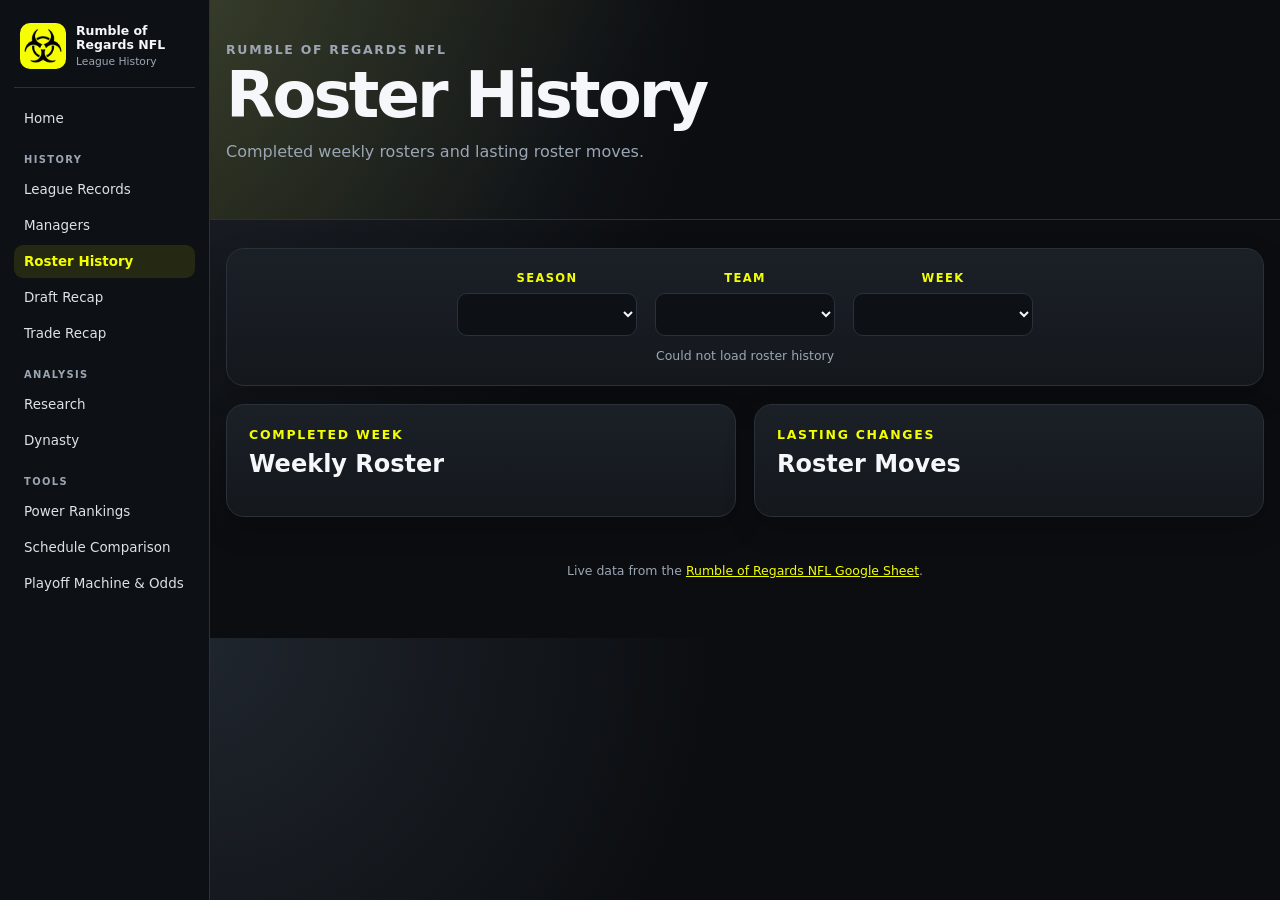
<file: roster-history/index.html>
<!doctype html><html lang="en"><head><meta charset="utf-8"><meta name="viewport" content="width=device-width,initial-scale=1"><title>Roster History • Rumble of Regards NFL</title><link rel="stylesheet" href="../styles.css?v=20260920e"></head><body data-page="roster-history" data-root="../">
<button class="nav-toggle" id="navToggle" aria-label="Open navigation">☰</button>
<aside class="sidebar" id="sidebar"><a class="side-brand" href="../"><img src="../league-logo.png" alt="League logo"><span><strong>Rumble of Regards NFL</strong><small>League History</small></span></a><nav class="side-nav"><a href="../">Home</a><p>History</p><a href="../records/">League Records</a><a href="../managers/">Managers</a><a class="active" href="./">Roster History</a><a href="../draft-recap/">Draft Recap</a><a href="../trade-recap/">Trade Recap</a><p>Analysis</p><a href="../research/">Research</a><a href="../dynasty/">Dynasty</a><p>Tools</p><a href="../power-rankings/">Power Rankings</a><a href="../schedule-comparison/">Schedule Comparison</a><a href="../playoff-machine/">Playoff Machine & Odds</a></nav></aside>
<div class="site-content"><header class="records-hero"><div class="hero-inner"><div><p class="eyebrow">RUMBLE OF REGARDS NFL</p><h1>Roster History</h1><p>Completed weekly rosters and lasting roster moves.</p></div></div></header>
<main class="shell roster-history-shell"><section class="card history-controls"><div class="history-selectors"><label>SEASON<select id="historyYear"></select></label><label>TEAM<select id="historyTeam"></select></label><label>WEEK<select id="historyWeek"></select></label></div><div id="status" class="status">Loading roster history…</div></section>
<section class="history-grid" id="historyGrid"><article class="card" id="weeklyRosterCard"><p class="section-kicker">COMPLETED WEEK</p><h2>Weekly Roster</h2><div id="historicalRoster"></div></article><article class="card"><p class="section-kicker">LASTING CHANGES</p><h2>Roster Moves</h2><div id="rosterMoves"></div></article></section>
<footer>Live data from the <a href="https://docs.google.com/spreadsheets/d/e/2PACX-1vQHXrlutk_HgerfirsdUdHee4iSlWc9iG8PuyQx7CvtLcKI5knCtkG09WXN5C--NkTXt9Rr7ULzX_2f/pubhtml" target="_blank" rel="noopener noreferrer">Rumble of Regards NFL Google Sheet</a>.</footer></main></div><script src="../app.js?v=20260920e"></script></body></html>
</file>
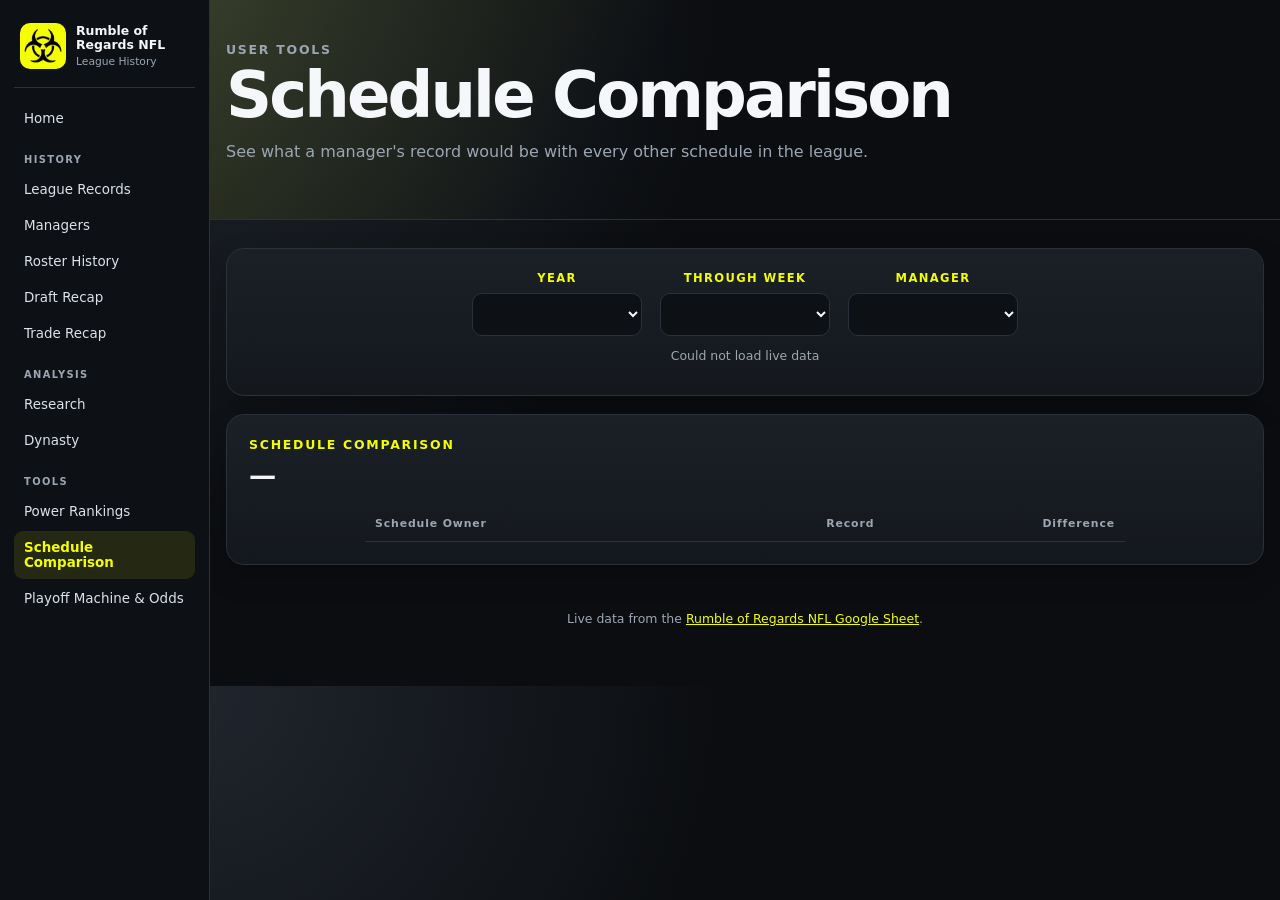
<file: schedule-comparison/index.html>
<!doctype html><html lang="en"><head><meta charset="utf-8"><meta name="viewport" content="width=device-width,initial-scale=1"><title>Schedule Comparison • Rumble of Regards NFL</title><link rel="stylesheet" href="../styles.css?v=20260920e"></head><body data-page="schedule-comparison" data-root="../">
<button class="nav-toggle" id="navToggle" aria-label="Open navigation">☰</button>
<aside class="sidebar" id="sidebar"><a class="side-brand" href="../"><img src="../league-logo.png" alt="League logo"><span><strong>Rumble of Regards NFL</strong><small>League History</small></span></a><nav class="side-nav"><a href="../">Home</a><p>History</p><a href="../records/">League Records</a><a href="../managers/">Managers</a><a href="../roster-history/">Roster History</a><a href="../draft-recap/">Draft Recap</a><a href="../trade-recap/">Trade Recap</a><p>Analysis</p><a href="../research/">Research</a><a href="../dynasty/">Dynasty</a><p>Tools</p><a href="../power-rankings/">Power Rankings</a><a class="active" href="./">Schedule Comparison</a><a href="../playoff-machine/">Playoff Machine & Odds</a></nav></aside>
<div class="site-content"><header class="records-hero"><div class="hero-inner"><div><p class="eyebrow">USER TOOLS</p><h1>Schedule Comparison</h1><p>See what a manager's record would be with every other schedule in the league.</p></div></div></header>
<main class="shell schedule-shell"><section class="card schedule-controls"><div class="schedule-selectors"><label>YEAR<select id="scheduleYear"></select></label><label>THROUGH WEEK<select id="scheduleWeek"></select></label><label>MANAGER<select id="scheduleManager"></select></label></div><div id="status" class="status">Loading schedule comparison…</div><p id="scheduleRange" class="research-range"></p></section>
<section class="card"><div class="section-head"><div><p class="section-kicker">SCHEDULE COMPARISON</p><h2 id="scheduleTitle">—</h2></div></div><div class="table-wrap"><table class="manager-table schedule-table"><thead><tr><th>Schedule Owner</th><th>Record</th><th>Difference</th></tr></thead><tbody id="scheduleResults"></tbody></table></div></section>
<footer>Live data from the <a href="https://docs.google.com/spreadsheets/d/e/2PACX-1vQHXrlutk_HgerfirsdUdHee4iSlWc9iG8PuyQx7CvtLcKI5knCtkG09WXN5C--NkTXt9Rr7ULzX_2f/pubhtml" target="_blank" rel="noopener noreferrer">Rumble of Regards NFL Google Sheet</a>.</footer></main></div><script src="../app.js?v=20260920e"></script></body></html>
</file>
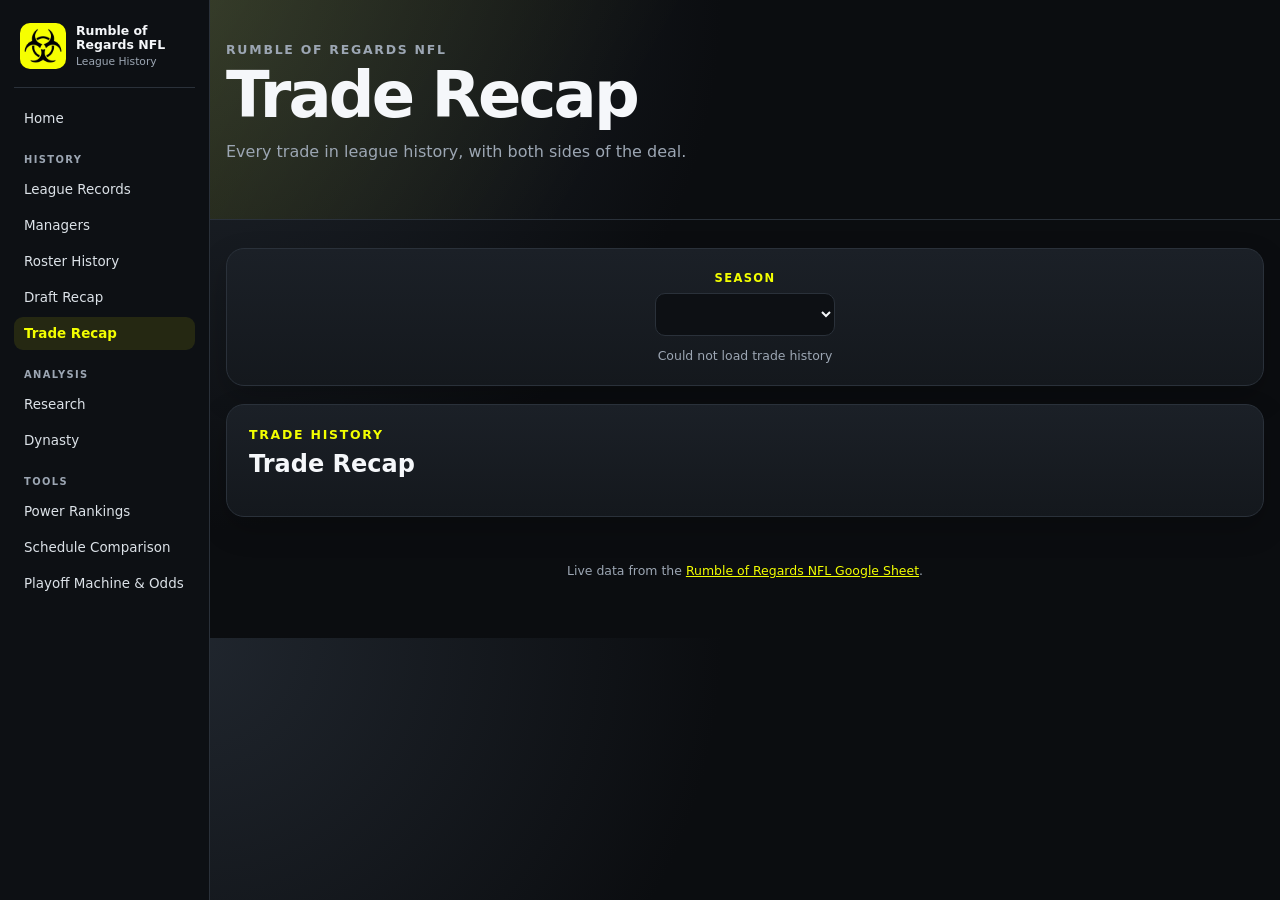
<file: trade-recap/index.html>
<!doctype html><html lang="en"><head><meta charset="utf-8"><meta name="viewport" content="width=device-width,initial-scale=1"><title>Trade Recap • Rumble of Regards NFL</title><link rel="stylesheet" href="../styles.css?v=20260920e"></head><body data-page="trade-recap" data-root="../">
<button class="nav-toggle" id="navToggle" aria-label="Open navigation">☰</button>
<aside class="sidebar" id="sidebar"><a class="side-brand" href="../"><img src="../league-logo.png" alt="League logo"><span><strong>Rumble of Regards NFL</strong><small>League History</small></span></a><nav class="side-nav"><a href="../">Home</a><p>History</p><a href="../records/">League Records</a><a href="../managers/">Managers</a><a href="../roster-history/">Roster History</a><a href="../draft-recap/">Draft Recap</a><a class="active" href="./">Trade Recap</a><p>Analysis</p><a href="../research/">Research</a><a href="../dynasty/">Dynasty</a><p>Tools</p><a href="../power-rankings/">Power Rankings</a><a href="../schedule-comparison/">Schedule Comparison</a><a href="../playoff-machine/">Playoff Machine & Odds</a></nav></aside>
<div class="site-content"><header class="records-hero"><div class="hero-inner"><div><p class="eyebrow">RUMBLE OF REGARDS NFL</p><h1>Trade Recap</h1><p>Every trade in league history, with both sides of the deal.</p></div></div></header>
<main class="shell roster-history-shell"><section class="card history-controls"><div class="history-selectors trade-recap-selectors"><label>SEASON<select id="tradeYear"></select></label></div><div id="status" class="status">Loading trade history…</div></section><section class="card"><p class="section-kicker">TRADE HISTORY</p><h2 id="tradeRecapTitle">Trade Recap</h2><div id="tradeRecapList" class="trade-recap-list"></div></section><footer>Live data from the <a href="https://docs.google.com/spreadsheets/d/e/2PACX-1vQHXrlutk_HgerfirsdUdHee4iSlWc9iG8PuyQx7CvtLcKI5knCtkG09WXN5C--NkTXt9Rr7ULzX_2f/pubhtml" target="_blank" rel="noopener noreferrer">Rumble of Regards NFL Google Sheet</a>.</footer></main></div><script src="../app.js?v=20260920e"></script></body></html>
</file>
<file: styles.css>
:root{--bg:#0b0d10;--panel:#14181d;--panel2:#1b2027;--text:#f5f7fa;--muted:#9ca6b3;--line:#2a313a;--accent:#f3ff00;--danger:#ff6b6b;--good:#7ee787}*{box-sizing:border-box}body{margin:0;background:radial-gradient(circle at 15% 0,#20262e 0,#0b0d10 42%);color:var(--text);font-family:Inter,ui-sans-serif,system-ui,-apple-system,Segoe UI,sans-serif}.hero{border-bottom:1px solid var(--line);background:linear-gradient(120deg,rgba(243,255,0,.10),transparent 40%)}.hero-inner,.shell{width:min(1180px,calc(100% - 32px));margin:auto}.hero-inner{display:flex;gap:24px;align-items:center;padding:42px 0}.league-logo{width:112px;height:112px;object-fit:cover;border-radius:22px;border:1px solid #4b4f00;box-shadow:0 16px 50px #0008}.eyebrow,.section-kicker{font-size:.78rem;letter-spacing:.14em;font-weight:900;color:var(--accent);margin:0 0 8px}.hero h1{font-size:clamp(2rem,5vw,4rem);line-height:.95;margin:0 0 10px;letter-spacing:-.045em}.hero p{color:var(--muted)}.espn{display:inline-block;margin-top:8px;padding:10px 14px;border:1px solid var(--line);border-radius:10px;color:var(--text);text-decoration:none;background:#ffffff08}.shell{padding:28px 0 60px}.card{background:linear-gradient(180deg,var(--panel2),var(--panel));border:1px solid var(--line);border-radius:18px;padding:22px;box-shadow:0 12px 30px #0003}.champ{display:grid;grid-template-columns:1fr 1.5fr;gap:24px;align-items:center}.champ-identity{display:flex;gap:18px;align-items:center}.champ-logo{width:92px;height:92px;border-radius:18px;object-fit:cover;background:#0d1014}.champ h2,.section-head h2{margin:0;font-size:1.7rem}.muted{color:var(--muted)}.chips{display:flex;flex-wrap:wrap;gap:8px}.chip{background:#0d1014;border:1px solid var(--line);padding:7px 10px;border-radius:999px;font-size:.85rem}.controls{margin-top:18px;text-align:center}.selector-group{display:flex;justify-content:center;gap:22px}.controls label{font-size:.92rem;color:var(--accent);font-weight:900;letter-spacing:.10em}.controls select{display:block;margin-top:8px;min-width:170px;background:#0d1014;color:var(--text);border:1px solid var(--line);border-radius:10px;padding:12px 38px 12px 14px;font-size:1rem;font-weight:700}.status{margin-top:12px;color:var(--muted);font-size:.78rem}.weekly{display:grid;grid-template-columns:1fr 1fr 1.25fr;gap:18px;margin-top:18px}.matchup-line{display:flex;justify-content:space-between;align-items:center;gap:15px;padding:11px 0;border-bottom:1px solid var(--line)}.matchup-line:last-of-type{border-bottom:0}.team-ident{display:flex;align-items:center;gap:10px;min-width:0}.team-ident>span{display:flex;flex-direction:column;min-width:0}.team-ident strong{font-size:.94rem;white-space:normal}.team-ident small{color:var(--muted);font-size:.72rem;margin-top:2px}.team-logo{width:42px;height:42px;border-radius:9px;object-fit:cover;flex:0 0 auto}.rank-logo{width:32px;height:32px;border-radius:7px;object-fit:cover}.stand-logo{width:30px;height:30px;border-radius:6px;object-fit:cover}.score{font-variant-numeric:tabular-nums;font-weight:800}.diff{margin-top:14px;font-size:1.55rem;font-weight:900}.matchup:nth-child(1) .diff{color:var(--danger)}.matchup:nth-child(2) .diff{color:var(--good)}.rank-row{display:grid;grid-template-columns:28px 1fr auto;gap:10px;align-items:center;padding:7px 0;border-bottom:1px solid var(--line);font-size:.92rem}.rank-row:last-child{border:0}.rank-num{color:var(--muted);font-weight:800}.standings-card,.shrine-card{margin-top:18px}.section-head{display:flex;align-items:end;justify-content:space-between;margin-bottom:15px}.table-wrap{overflow-x:auto}table{width:100%;border-collapse:collapse;white-space:nowrap}th,td{text-align:right;padding:11px 10px;border-bottom:1px solid var(--line);font-size:.86rem;font-variant-numeric:tabular-nums}th{font-size:.68rem;letter-spacing:.08em;color:var(--muted)}th:nth-child(2),td:nth-child(2){text-align:left}tbody tr:hover{background:#ffffff05}.shrine{display:grid;grid-template-columns:repeat(2,minmax(0,1fr));gap:16px}.champ-history{border:1px solid var(--line);border-radius:15px;padding:18px;background:#0d101480}.history-head{display:flex;gap:14px;align-items:center}.history-logo{width:72px;height:72px;border-radius:14px;object-fit:cover}.history-year{color:var(--accent);font-size:.7rem;letter-spacing:.12em;font-weight:900}.history-head h3{margin:3px 0 2px;font-size:1.25rem}.history-head p{margin:0;color:var(--muted);font-size:.85rem}.history-roster{display:flex;flex-wrap:wrap;gap:6px;margin-top:14px}.history-roster span{font-size:.75rem;padding:6px 8px;border:1px solid var(--line);border-radius:999px;color:#d9dee5}footer{text-align:center;color:var(--muted);font-size:.78rem;padding-top:28px}@media(max-width:850px){.weekly{grid-template-columns:1fr 1fr}.rankings{grid-column:1/-1}.champ{grid-template-columns:1fr}.shrine{grid-template-columns:1fr}}@media(max-width:560px){.hero-inner{align-items:flex-start}.league-logo{width:78px;height:78px;border-radius:16px}.weekly{grid-template-columns:1fr}.rankings{grid-column:auto}.selector-group{gap:10px}.controls label{flex:1}.controls select{min-width:0;width:100%}.card{padding:17px}.hero-inner,.shell{width:min(100% - 20px,1180px)}.champ-logo{width:72px;height:72px}.team-logo{width:38px;height:38px}}

/* v2.3.1 weekly matchups — preserves the original three-column weekly layout */
.weekly{align-items:start}
.weekly>.matchup,.weekly>.rankings{align-self:start;height:auto}
.weekly-matchups-card{grid-column:1/3;min-width:0}
.weekly-matchups{display:grid;grid-template-columns:repeat(2,minmax(0,1fr));gap:12px}
.weekly-game{border:1px solid var(--line);border-radius:13px;background:#0d101480;overflow:hidden}
.game-team{display:grid;grid-template-columns:minmax(0,1fr) auto;gap:12px;align-items:center;padding:11px 12px}
.game-team+.game-team{border-top:1px solid var(--line)}
.game-team .team-ident{min-width:0}
.game-team .team-logo{width:38px;height:38px}
.game-meta{display:flex;gap:8px;align-items:center;margin-top:3px;font-size:.70rem;color:var(--muted);font-variant-numeric:tabular-nums}
.game-record{font-weight:750;color:#c6ced8}
.streak{font-weight:900;letter-spacing:.02em}
.streak-win{color:var(--good)}
.streak-loss{color:var(--danger)}
.game-score{font-size:1.05rem;font-weight:900;font-variant-numeric:tabular-nums;color:var(--text)}
.game-team.loser .game-score{color:#7f8995}
.weekly.playoffs .weekly-matchups-card{grid-column:1/-1}
@media(max-width:850px){.weekly-matchups-card{grid-column:1/-1}.weekly-matchups{grid-template-columns:repeat(2,minmax(0,1fr))}}
@media(max-width:560px){.weekly-matchups{grid-template-columns:1fr}.game-team{padding:10px}.game-meta{gap:6px}}

/* v2.3.2 balanced weekly layout */
.weekly{grid-template-columns:minmax(0,1.75fr) minmax(260px,.85fr);align-items:start}
.weekly-left{display:grid;gap:18px;min-width:0}
.weekly-records{display:grid;grid-template-columns:minmax(0,.9fr) minmax(0,1.1fr);gap:18px;align-items:stretch}
.weekly-records>.matchup{height:100%;align-self:stretch}
.weekly-matchups-card{grid-column:auto;min-width:0}
.weekly-matchups{grid-template-columns:repeat(2,minmax(0,1fr))}
.weekly>.rankings{grid-column:2;grid-row:1;align-self:start;height:auto;min-width:0}
.weekly.playoffs .weekly-left{display:contents}
.weekly.playoffs .weekly-records{grid-column:1;grid-row:1}
.weekly.playoffs>.rankings{grid-column:2;grid-row:1}
.weekly.playoffs .weekly-matchups-card{grid-column:1/-1;grid-row:2}
@media(max-width:850px){
  .weekly{grid-template-columns:1fr}
  .weekly-left{display:grid}
  .weekly>.rankings,.weekly.playoffs>.rankings{grid-column:1;grid-row:auto}
  .weekly.playoffs .weekly-left{display:grid}
  .weekly.playoffs .weekly-records,.weekly.playoffs .weekly-matchups-card{grid-column:auto;grid-row:auto}
}
@media(max-width:560px){
  .weekly-records{grid-template-columns:1fr}
  .weekly-matchups{grid-template-columns:1fr}
}

/* v2.4.1 navigation — layered on top of the locked v2.3.2 homepage */
.sidebar{position:fixed;inset:0 auto 0 0;width:210px;background:#0d1014;border-right:1px solid var(--line);z-index:50;padding:18px 14px;overflow-y:auto}.site-content{margin-left:210px}.side-brand{display:flex;align-items:center;gap:10px;color:var(--text);text-decoration:none;padding:5px 6px 18px;border-bottom:1px solid var(--line)}.side-brand img{width:46px;height:46px;border-radius:10px;object-fit:cover}.side-brand span{display:flex;flex-direction:column;min-width:0}.side-brand strong{font-size:.78rem;line-height:1.15}.side-brand small{font-size:.67rem;color:var(--muted);margin-top:3px}.side-nav{display:flex;flex-direction:column;gap:3px;padding-top:14px}.side-nav p{margin:16px 10px 5px;color:var(--muted);font-size:.62rem;font-weight:900;letter-spacing:.14em;text-transform:uppercase}.side-nav a,.side-nav .coming{display:flex;align-items:center;justify-content:space-between;padding:9px 10px;border-radius:9px;color:#dce2e8;text-decoration:none;font-size:.84rem}.side-nav a:hover{background:#ffffff08}.side-nav a.active{background:rgba(243,255,0,.10);color:var(--accent);font-weight:850}.side-nav .coming{color:#69727d}.side-nav em{font-style:normal;font-size:.56rem;text-transform:uppercase;letter-spacing:.08em;border:1px solid var(--line);border-radius:999px;padding:2px 5px}.nav-toggle{display:none;position:fixed;top:12px;left:12px;z-index:70;border:1px solid var(--line);border-radius:9px;background:#11151a;color:var(--text);font-size:1.25rem;padding:7px 10px}
/* Records */
.records-hero{border-bottom:1px solid var(--line);background:linear-gradient(120deg,rgba(243,255,0,.10),transparent 40%)}.records-hero .hero-inner{padding:42px 0}.records-hero h1{font-size:clamp(2.2rem,5vw,4rem);line-height:.95;margin:0 0 10px;letter-spacing:-.045em}.records-hero p{color:var(--muted)}.records-status{text-align:center;margin:0 0 18px}.record-grid{display:grid;grid-template-columns:repeat(2,minmax(0,1fr));gap:18px;margin-top:18px}.record-card h2{margin:0 0 14px;font-size:1.45rem}.record-list,.record-matchups{display:flex;flex-direction:column;gap:8px}.record-row{display:grid;grid-template-columns:32px minmax(0,1fr) auto;align-items:center;gap:10px;padding:10px 0;border-bottom:1px solid var(--line)}.record-row:last-child{border-bottom:0}.record-rank{font-weight:900;color:var(--muted);font-variant-numeric:tabular-nums}.record-value{font-weight:950;font-size:1.08rem;font-variant-numeric:tabular-nums;text-align:right}.record-detail{color:var(--muted);font-size:.70rem;margin-top:3px}.record-game{border:1px solid var(--line);border-radius:13px;background:#0d101480;overflow:hidden}.record-game-head{display:flex;justify-content:space-between;align-items:baseline;gap:12px;padding:9px 12px;border-bottom:1px solid var(--line)}.record-game-head strong{font-size:1rem}.record-game-head span{font-size:.68rem;color:var(--muted);text-transform:uppercase;letter-spacing:.07em}.record-game .game-team{padding:9px 12px}.record-game .game-score{font-size:1rem}.record-game .team-logo{width:36px;height:36px}.record-game .game-team.winner .game-score{color:var(--text)}.record-game .game-team.loser .game-score{color:#7f8995}
@media(max-width:1100px){.sidebar{width:185px}.site-content{margin-left:185px}}
@media(max-width:850px){.sidebar{transform:translateX(-100%);transition:transform .2s ease;width:230px;box-shadow:12px 0 30px #0008}.sidebar.open{transform:translateX(0)}.site-content{margin-left:0}.nav-toggle{display:block}.record-grid{grid-template-columns:1fr}.records-hero .hero-inner{padding-top:70px}}

/* v2.5 Managers */
.managers-shell{display:flex;flex-direction:column;gap:18px}.manager-picker{text-align:center}.manager-picker label{font-size:.72rem;color:var(--accent);font-weight:900;letter-spacing:.12em}.manager-picker select{display:block;margin:9px auto 0;min-width:260px;background:#0d1014;color:var(--text);border:1px solid var(--line);border-radius:10px;padding:12px 38px 12px 14px;font-size:1rem;font-weight:800}.manager-profile{display:flex;align-items:center;gap:20px}.manager-logo{width:100px;height:100px;border-radius:18px;object-fit:cover}.manager-profile h2{font-size:2rem;margin:3px 0}.career-stat-grid{display:grid;grid-template-columns:repeat(5,minmax(0,1fr));gap:10px;margin:2px 0 20px}.career-stat{background:#0d1014;border:1px solid var(--line);border-radius:12px;padding:14px}.career-stat span{display:block;color:var(--muted);font-size:.67rem;text-transform:uppercase;letter-spacing:.07em;font-weight:800}.career-stat strong{display:block;margin-top:5px;font-size:1.18rem;font-variant-numeric:tabular-nums}.career-record-grid{grid-template-columns:repeat(4,minmax(0,1fr));margin-bottom:0}.subsection-title{border-top:1px solid var(--line);padding-top:18px;margin:0 0 8px;color:var(--accent);font-size:.72rem;font-weight:900;letter-spacing:.10em;text-transform:uppercase}.manager-two-col{display:grid;grid-template-columns:1.15fr .85fr;gap:18px}.manager-table th:first-child,.manager-table td:first-child{text-align:left}.manager-table th:nth-child(2),.manager-table td:nth-child(2){text-align:left}.h2h-table th:not(:first-child),.h2h-table td:not(:first-child),.playoff-table th:not(:first-child),.playoff-table td:not(:first-child){text-align:right}.playoff-table th:first-child,.playoff-table td:first-child{text-align:left}
@media(max-width:950px){.career-stat-grid{grid-template-columns:repeat(3,1fr)}.career-record-grid{grid-template-columns:repeat(2,1fr)}.manager-two-col{grid-template-columns:1fr}}
@media(max-width:560px){.manager-profile{align-items:flex-start}.manager-logo{width:78px;height:78px}.career-stat-grid,.career-record-grid{grid-template-columns:repeat(2,1fr)}.manager-picker select{min-width:0;width:100%}}

/* v2.6 Research */
.research-shell{display:flex;flex-direction:column;gap:18px}.research-controls{text-align:center}.research-selectors{display:flex;justify-content:center;gap:18px;flex-wrap:wrap}.research-selectors label{font-size:.72rem;color:var(--accent);font-weight:900;letter-spacing:.12em}.research-selectors select{display:block;margin-top:8px;min-width:145px;background:#0d1014;color:var(--text);border:1px solid var(--line);border-radius:10px;padding:11px 34px 11px 12px;font-size:.95rem;font-weight:800}.research-range{margin:10px 0 0;font-weight:850}.research-table-wrap{margin-top:14px}.research-table{min-width:900px}.research-table th:first-child,.research-table td:first-child{text-align:right}.research-table th:nth-child(2),.research-table td:nth-child(2){position:sticky;left:0;background:var(--panel);z-index:2}.research-table thead th:nth-child(2){z-index:3}.research-table td strong{color:var(--accent)}
@media(max-width:560px){.research-selectors{display:grid;grid-template-columns:1fr 1fr}.research-selectors label:first-child{grid-column:1/-1}.research-selectors select{width:100%;min-width:0}}

/* Dynasty */
.dynasty-controls{display:flex;align-items:center;justify-content:space-between;gap:24px}.dynasty-check{display:flex;align-items:center;gap:10px;font-weight:800;cursor:pointer}.dynasty-check input{width:20px;height:20px}.dynasty-podium-grid{display:grid;grid-template-columns:repeat(3,1fr);gap:16px}.dynasty-podium{background:var(--card);border:1px solid var(--line);border-radius:18px;padding:22px;display:flex;flex-direction:column;align-items:center;text-align:center;gap:8px}.dynasty-podium .team-ident{flex-direction:column}.dynasty-podium .history-logo{width:68px;height:68px}.dynasty-podium>strong{font-size:1.8rem}.dynasty-rank{font-weight:900;font-size:1.15rem}.dynasty-table-wrap{overflow-x:auto}.dynasty-table{min-width:1550px}.dynasty-key{display:grid;grid-template-columns:repeat(3,1fr);gap:18px}.dynasty-key h3{margin:0 0 6px}.dynasty-key p{margin:0;color:var(--muted)}@media(max-width:800px){.dynasty-controls{align-items:flex-start;flex-direction:column}.dynasty-podium-grid,.dynasty-key{grid-template-columns:1fr}}
.dynasty-control-group{display:flex;gap:22px;align-items:center;flex-wrap:wrap}.dynasty-sort-label{display:flex;align-items:center;gap:9px;font-weight:700}.dynasty-sort-label select{min-width:170px}.dynasty-core{display:flex;gap:10px;justify-content:center;flex-wrap:wrap;margin-top:10px;font-size:.78rem}.dynasty-core span{background:rgba(255,255,255,.06);border:1px solid var(--line);border-radius:999px;padding:5px 8px}.dynasty-core b{margin-left:3px}

/* v2.7.6: League Records emphasis + footer source links */
.record-game-head strong {
  color: var(--accent);
}
footer a,
footer a:visited {
  color: var(--accent);
  text-decoration: underline;
}
footer a:hover {
  color: var(--text);
}


/* v2.8 Power Rankings */
.power-shell{display:flex;flex-direction:column;gap:18px}.power-controls{text-align:center}.power-selectors{display:flex;justify-content:center;gap:18px;flex-wrap:wrap}.power-selectors label{font-size:.72rem;color:var(--accent);font-weight:900;letter-spacing:.12em}.power-selectors select{display:block;margin-top:8px;min-width:160px;background:#0d1014;color:var(--text);border:1px solid var(--line);border-radius:10px;padding:11px 34px 11px 12px;font-size:.95rem;font-weight:800}.power-table{min-width:850px}.power-table th:first-child,.power-table td:first-child{text-align:right}.power-table .power-score{color:var(--accent);font-size:1rem}.power-formula h2{margin:0 0 12px}.power-formula p{line-height:1.55}.power-formula strong{color:var(--text)}
@media(max-width:560px){.power-selectors{display:grid;grid-template-columns:1fr 1fr}.power-selectors select{width:100%;min-width:0}}


/* v2.9 Schedule Comparison */
.schedule-shell{display:flex;flex-direction:column;gap:18px}.schedule-controls{text-align:center}.schedule-selectors{display:flex;justify-content:center;gap:18px;flex-wrap:wrap}.schedule-selectors label{font-size:.72rem;color:var(--accent);font-weight:900;letter-spacing:.12em}.schedule-selectors select{display:block;margin-top:8px;min-width:170px;background:#0d1014;color:var(--text);border:1px solid var(--line);border-radius:10px;padding:11px 34px 11px 12px;font-size:.95rem;font-weight:800}.schedule-table{max-width:760px;margin:0 auto}.schedule-table th:first-child,.schedule-table td:first-child{text-align:left}.schedule-table th:nth-child(2),.schedule-table td:nth-child(2),.schedule-table th:nth-child(3),.schedule-table td:nth-child(3){text-align:right}.schedule-diff{font-size:1rem}.schedule-positive .schedule-diff{color:var(--good)}.schedule-negative .schedule-diff{color:var(--danger)}.schedule-own{background:rgba(243,255,0,.06)}.schedule-own .schedule-diff{color:var(--accent)}
@media(max-width:650px){.schedule-selectors{display:grid;grid-template-columns:1fr 1fr}.schedule-selectors label:last-child{grid-column:1/-1}.schedule-selectors select{width:100%;min-width:0}}

/* v3.0 Playoff Machine */
.playoff-shell{display:flex;flex-direction:column;gap:18px}.playoff-controls{text-align:center}.playoff-selectors{display:flex;justify-content:center;gap:18px;flex-wrap:wrap}.playoff-selectors label{font-size:.72rem;color:var(--accent);font-weight:900;letter-spacing:.12em}.playoff-selectors select{display:block;margin-top:8px;min-width:180px;background:#0d1014;color:var(--text);border:1px solid var(--line);border-radius:10px;padding:11px 34px 11px 12px;font-size:.95rem;font-weight:800}.playoff-reset{margin-top:10px;border:1px solid var(--line);background:#0d1014;color:var(--text);border-radius:9px;padding:9px 14px;font-weight:800;cursor:pointer}.playoff-table th:nth-child(n+3),.playoff-table td:nth-child(n+3){text-align:right}.playoff-in{background:rgba(243,255,0,.035)}.playoff-note{font-size:.72rem;margin:12px 0 0}.playoff-week{padding:8px 0 18px;border-bottom:1px solid var(--line)}.playoff-week:last-child{border-bottom:0}.playoff-week h3{color:var(--accent);margin:4px 0 10px}.playoff-game-list{display:grid;grid-template-columns:repeat(2,minmax(0,1fr));gap:10px}.playoff-game{display:grid;grid-template-columns:1fr auto 1fr;align-items:center;gap:8px}.playoff-game>span{color:var(--muted);font-size:.72rem;font-weight:900}.playoff-pick{width:100%;text-align:left;background:#0d1014;color:var(--text);border:1px solid var(--line);border-radius:12px;padding:10px;cursor:pointer}.playoff-pick:hover{border-color:#59636f}.playoff-pick.selected{border-color:var(--accent);background:rgba(243,255,0,.09)}.playoff-pick .team-ident{pointer-events:none}.playoff-pick .stand-logo{width:34px;height:34px}.playoff-pick small{display:block}@media(max-width:800px){.playoff-game-list{grid-template-columns:1fr}}@media(max-width:520px){.playoff-selectors{display:grid;grid-template-columns:1fr}.playoff-selectors select{width:100%;min-width:0}.playoff-game{grid-template-columns:1fr}.playoff-game>span{text-align:center}}

/* v3.2 Playoff Machine */
.playoff-controls{display:flex;flex-direction:column;align-items:center;gap:8px}.playoff-quick{display:flex;align-items:center;justify-content:center;gap:9px;flex-wrap:wrap;margin-top:6px}.playoff-quick>span{color:var(--muted);font-weight:800;font-size:.82rem}.playoff-quick button{border:1px solid var(--line);background:#0d1014;color:var(--text);border-radius:9px;padding:9px 13px;font-weight:800;cursor:pointer}.playoff-quick button:hover{border-color:var(--accent)}
.playoff-week-tabs{display:flex;overflow-x:auto;border-bottom:1px solid var(--line);margin:0 -18px 18px;padding:0 18px;scrollbar-width:thin}.playoff-week-tab{flex:1 0 auto;min-width:92px;border:0;border-bottom:2px solid transparent;background:transparent;color:var(--muted);padding:12px 18px;font-weight:900;font-size:.92rem;cursor:pointer}.playoff-week-tab:hover{color:var(--text)}.playoff-week-tab.active{color:var(--accent);border-bottom-color:var(--accent);background:rgba(243,255,0,.035)}
.playoff-game-list{display:grid;grid-template-columns:repeat(2,minmax(0,1fr));gap:16px 22px}.playoff-game{display:flex;flex-direction:column;gap:7px;position:relative}.playoff-pick{min-height:62px;padding:12px 14px}.playoff-tie-label{position:absolute;right:10px;top:50%;transform:translateY(-50%);font-size:.65rem;color:var(--accent);font-weight:900;text-transform:uppercase;letter-spacing:.05em;pointer-events:none}.playoff-game:has(.playoff-tie-label) .playoff-pick{border-color:rgba(243,255,0,.35)}
.tiebreak-info{position:relative;display:inline-flex;vertical-align:middle;margin-left:7px;outline:none}.tiebreak-info>span:first-child{display:inline-flex;align-items:center;justify-content:center;width:18px;height:18px;border:1px solid var(--accent);border-radius:50%;color:var(--accent);font-size:.68rem;font-weight:900;cursor:help}.tiebreak-tip{display:none;position:absolute;z-index:30;left:24px;top:-8px;width:min(430px,70vw);padding:12px;background:#0d1014;border:1px solid var(--line);border-radius:10px;box-shadow:0 12px 28px rgba(0,0,0,.45);color:var(--text);text-align:left;white-space:normal}.tiebreak-info:hover .tiebreak-tip,.tiebreak-info:focus .tiebreak-tip,.tiebreak-info:focus-within .tiebreak-tip{display:block}.tiebreak-tip strong{display:block;color:var(--accent);margin-bottom:7px;font-size:.75rem}.tiebreak-tip em{display:block;font-style:normal;color:var(--muted);font-size:.72rem;line-height:1.45;margin-top:4px}
@media(max-width:800px){.playoff-game-list{grid-template-columns:1fr}.playoff-week-tab{min-width:86px}.tiebreak-tip{left:auto;right:0;top:24px}}

/* v3.3 Playoff Machine refinements */
.playoff-machine-main{padding-top:28px}
.playoff-schedule-card .playoff-quick{justify-content:flex-start;margin:0 0 16px}
.playoff-progress{margin:0;text-align:right}
.playoff-team-cell{display:flex;align-items:center;gap:12px;min-width:0}
.playoff-team-cell .stand-logo{width:38px;height:38px;flex:0 0 38px;border-radius:8px;object-fit:cover}
.playoff-team-copy{display:flex;flex-direction:column;align-items:flex-start;min-width:0;line-height:1.15}
.playoff-team-label{display:block;color:var(--muted);font-size:.58rem;letter-spacing:.11em;font-weight:900;margin-bottom:3px}
.playoff-team-name{display:flex;align-items:center;gap:0;max-width:100%;white-space:nowrap}
.playoff-team-name>strong{font-size:.94rem}
.playoff-team-copy>small{display:block;color:var(--muted);font-size:.72rem;margin-top:3px}
.playoff-table tbody tr{height:72px}
.playoff-table td:nth-child(2){min-width:280px}
.playoff-team-name .tiebreak-info{flex:0 0 auto;margin-left:7px}
.playoff-game-list{gap:26px 34px}
.playoff-game{gap:9px;padding:4px 0}
.playoff-pick{min-height:68px;padding:14px 16px}
.playoff-week-tabs{margin-top:2px}
@media(max-width:800px){.playoff-progress{text-align:left}.playoff-schedule-card .section-head{align-items:flex-start;flex-direction:column;gap:6px}.playoff-game-list{gap:24px}}

/* v3.4 Playoff Machine refinements */
.playoff-machine-main{padding-top:28px}
.playoff-team-label{display:none}

/* v3.5 Playoff Machine layout refinements */
.playoff-table th:nth-child(2),.playoff-table td:nth-child(2){text-align:left!important}
.playoff-week-tabs{display:grid;grid-template-columns:repeat(7,minmax(0,1fr));overflow:visible;margin:0 0 18px;padding:0;border-bottom:1px solid var(--line)}
.playoff-week-tab{min-width:0;width:100%;padding:12px 8px}
@media(max-width:1050px){.playoff-week-tabs{grid-template-columns:repeat(5,minmax(0,1fr))}}
@media(max-width:700px){.playoff-week-tabs{grid-template-columns:repeat(3,minmax(0,1fr))}}
@media(max-width:430px){.playoff-week-tabs{grid-template-columns:repeat(2,minmax(0,1fr))}}

/* v3.6 Playoff Odds */
.playoff-odds-shell{display:flex;flex-direction:column;gap:18px;padding-top:28px}
.odds-controls{display:flex;align-items:end;justify-content:space-between;gap:18px}
.odds-controls .selector-block label{display:block;font-size:.68rem;color:var(--accent);font-weight:900;letter-spacing:.12em}
.odds-controls select{margin-top:8px;min-width:180px;background:#0d1014;color:var(--text);border:1px solid var(--line);border-radius:10px;padding:11px 36px 11px 13px;font-weight:800}
.odds-method{text-align:right;display:flex;flex-direction:column;gap:3px}.odds-method strong{font-size:.9rem}.odds-method span{font-size:.72rem;color:var(--muted)}
.odds-table{min-width:940px}.odds-table th:first-child,.odds-table td:first-child{text-align:left;min-width:220px}.odds-table th:not(:first-child),.odds-table td:not(:first-child){text-align:center;font-variant-numeric:tabular-nums}
.odds-table .odds-bye{background:rgba(126,231,135,.08)}.odds-table .odds-out{background:rgba(255,107,107,.08)}.odds-table .odds-total{color:var(--accent);font-size:1.02rem}
.odds-explain h2{margin:3px 0 9px}.odds-explain p:last-child{color:var(--muted);line-height:1.65;max-width:900px}
@media(max-width:650px){.odds-controls{align-items:stretch;flex-direction:column}.odds-method{text-align:left}.odds-controls select{width:100%}}


/* Roster history */
.roster-history-shell{display:flex;flex-direction:column;gap:18px}.history-controls{text-align:center}.history-selectors{display:flex;justify-content:center;gap:18px;flex-wrap:wrap}.history-selectors label{font-size:.72rem;color:var(--accent);font-weight:900;letter-spacing:.12em}.history-selectors select{display:block;margin-top:8px;min-width:180px;background:#0d1014;color:var(--text);border:1px solid var(--line);border-radius:10px;padding:11px 34px 11px 12px;font-size:.95rem;font-weight:800}.history-grid{display:grid;grid-template-columns:1fr 1fr;gap:18px}.history-grid .card h2,.roster-history-shell>.card h2{margin:0 0 16px}.roster-group h3{margin:0 0 8px;color:var(--muted);font-size:.72rem;text-transform:uppercase;letter-spacing:.1em}.roster-group+.roster-group{margin-top:18px}.roster-group.roster-bench{margin-top:34px}.roster-player{display:grid;grid-template-columns:70px 1fr;gap:10px;padding:8px 0;border-bottom:1px solid var(--line)}.roster-slot{color:var(--accent);font-size:.72rem;font-weight:900}.move-row,.draft-row{display:flex;gap:12px;align-items:center;padding:10px 0;border-bottom:1px solid var(--line)}.move-row>div,.draft-row>div{display:flex;flex-direction:column;gap:3px}.move-row small,.draft-row small{color:var(--muted)}.move-sign{font-size:1.35rem;font-weight:950;width:24px;text-align:center}.move-in{color:var(--good)}.move-out{color:var(--danger)}.draft-pick{min-width:46px;color:var(--accent);font-weight:900}@media(max-width:750px){.history-grid{grid-template-columns:1fr}.history-selectors{display:grid;grid-template-columns:1fr 1fr}.history-selectors label:last-child{grid-column:1/-1}.history-selectors select{width:100%;min-width:0}}
.history-grid.moves-only{grid-template-columns:1fr}.history-grid.moves-only>.card{max-width:none}.roster-player{grid-template-columns:70px 1fr auto}.roster-score{font-variant-numeric:tabular-nums;font-weight:900;text-align:right}.draft-selectors{grid-template-columns:repeat(2,minmax(0,220px));justify-content:center}

.draft-team-logo{width:38px;height:38px;object-fit:contain;flex:0 0 38px;border-radius:8px}

/* Grouped roster-history trades */
.trade-card{margin:0 0 14px;padding:14px;border:1px solid var(--line);border-radius:12px;background:#0d1014}.trade-title{font-weight:950;color:var(--accent);margin-bottom:12px}.trade-body{display:grid;grid-template-columns:repeat(auto-fit,minmax(190px,1fr));gap:14px}.trade-side{display:flex;flex-direction:column;gap:6px}.trade-side>strong{font-size:.78rem;text-transform:uppercase;letter-spacing:.06em}.trade-player{display:flex;align-items:center;gap:8px}.trade-player .move-sign{font-size:1.05rem;width:18px}.trade-player span:last-child{font-weight:800}@media(max-width:600px){.trade-body{grid-template-columns:1fr}}


/* Trade recap */
.trade-recap-selectors{display:flex;justify-content:center}.trade-recap-list{display:flex;flex-direction:column;gap:16px}.trade-recap-card{border:1px solid var(--line);border-radius:14px;background:#0d1014;overflow:hidden}.trade-recap-week{padding:9px 14px;border-bottom:1px solid var(--line);color:var(--accent);font-size:.72rem;font-weight:950;text-transform:uppercase;letter-spacing:.09em}.trade-recap-sides{display:grid;grid-template-columns:minmax(0,1fr) auto minmax(0,1fr);gap:18px;align-items:stretch;padding:18px}.trade-recap-side{min-width:0}.trade-recap-team{display:flex;align-items:center;gap:12px;padding-bottom:12px;margin-bottom:8px;border-bottom:1px solid var(--line)}.trade-recap-team img{width:48px;height:48px;object-fit:contain;border-radius:9px;flex:0 0 48px}.trade-recap-team>div{display:flex;flex-direction:column;gap:3px;min-width:0}.trade-recap-team strong{font-size:1rem}.trade-recap-team small{color:var(--muted)}.trade-recap-players{display:flex;flex-direction:column;gap:5px}.trade-recap-player{display:flex;align-items:center;gap:8px;font-weight:800}.trade-recap-player .move-sign{font-size:1.05rem;width:18px}.trade-recap-arrow{display:flex;align-items:center;justify-content:center;color:var(--accent);font-size:1.5rem;font-weight:950;padding:0 4px}@media(max-width:650px){.trade-recap-sides{grid-template-columns:1fr}.trade-recap-arrow{transform:rotate(90deg);padding:0}.trade-recap-team img{width:42px;height:42px;flex-basis:42px}}

/* Clinching key, consistent on homepage and Playoff Machine */
.clinch-legend{display:flex;flex-wrap:wrap;gap:6px 17px;align-items:center;margin:8px 0 12px;font-size:12px;color:var(--muted,#777)}
.clinch-legend span{display:inline-flex;gap:5px;align-items:center;white-space:nowrap}
.clinch-legend strong{font-size:12px;color:var(--text,#222);font-weight:800}

/* Clinching key: use the same subtle footnote treatment on both standings tables. */
.clinch-key{margin-top:14px!important;margin-bottom:0!important;line-height:1.6}
.clinch-key strong{color:inherit;font-size:inherit;font-weight:800}

/* Upcoming-week clinching scenarios */
.playoff-scenarios-card #playoffScenarios>h2{margin:0 0 10px}.scenario-team{padding:18px 0;border-top:1px solid var(--border,#ddd)}.scenario-team h3{margin:0 0 12px}.scenario-milestone{margin:0 0 15px}.scenario-milestone h4{margin:0 0 7px}.scenario-milestone p{margin:5px 0;line-height:1.5}

/* Playoff Machine: team-specific scenarios, explicit tie controls, mobile layout */
.playoff-machine-main>.playoff-schedule-card{order:2}
.playoff-machine-main>.playoff-scenarios-card{order:3}
.playoff-machine-main>.card:not(.playoff-schedule-card):not(.playoff-scenarios-card){order:1}
.scenario-picker{display:flex;flex-direction:column;gap:8px;margin:18px 0 16px;max-width:420px}
.scenario-picker label{font-size:.76rem;color:var(--muted);font-weight:800;letter-spacing:.06em;text-transform:uppercase}
.scenario-picker select{width:100%;min-height:46px;padding:11px 40px 11px 13px;border-radius:10px;border:1px solid var(--line);background:#0d1014;color:var(--text);font:inherit;font-weight:800}
.scenario-picker select:focus-visible,.playoff-tie-button:focus-visible{outline:2px solid var(--accent);outline-offset:2px}
.scenario-explanation{margin:0 0 18px;font-size:.8rem}.scenario-empty{padding:18px 0}
.playoff-tie-button{width:100%;min-height:35px;background:#111820;border:1px solid var(--line);color:var(--muted);border-radius:9px;font:inherit;font-size:.8rem;font-weight:900;cursor:pointer;transition:background .15s,border-color .15s}
.playoff-tie-button:hover{border-color:var(--accent);color:var(--text)}
.playoff-tie-button.selected{background:rgba(243,255,0,.12);border-color:var(--accent);color:var(--accent)}
.playoff-game{min-width:0}.playoff-score-side{min-width:0}
@media(max-width:700px){
 .playoff-machine-main{min-width:0;padding-top:16px}
 .playoff-schedule-card .playoff-quick{display:grid;grid-template-columns:repeat(2,minmax(0,1fr));gap:8px}
 .playoff-schedule-card .playoff-quick>span{grid-column:1/-1}
 .playoff-schedule-card .playoff-quick button{min-width:0;padding:11px 8px;font-size:.77rem}
 .playoff-game-list{grid-template-columns:1fr;gap:12px}
 .playoff-game{padding:12px;border:1px solid var(--line);border-radius:12px;gap:8px}
 .playoff-score-side{flex:1 1 auto;display:grid;grid-template-columns:minmax(0,1fr) 84px;gap:8px;width:100%}
 .playoff-score-side .playoff-pick{min-width:0;min-height:52px;padding:9px 10px}
 .playoff-score-side .playoff-score-input{width:84px;max-width:100%;min-width:0;padding:9px 5px}
 .playoff-pick .stand-logo{width:30px;height:30px}
 .playoff-tie-button{min-height:39px}
 .playoff-week-tabs{grid-template-columns:repeat(3,minmax(0,1fr));gap:0}
 .playoff-week-tab{padding:12px 4px;font-size:.8rem}
 .scenario-picker{max-width:none}
 .scenario-milestone p{overflow-wrap:anywhere}
 .playoff-scenarios-card,.playoff-schedule-card{min-width:0}
}
@media(max-width:380px){.playoff-score-side{grid-template-columns:minmax(0,1fr) 72px}.playoff-score-side .playoff-score-input{width:72px}.playoff-schedule-card .playoff-quick button{font-size:.72rem}}
</file>
